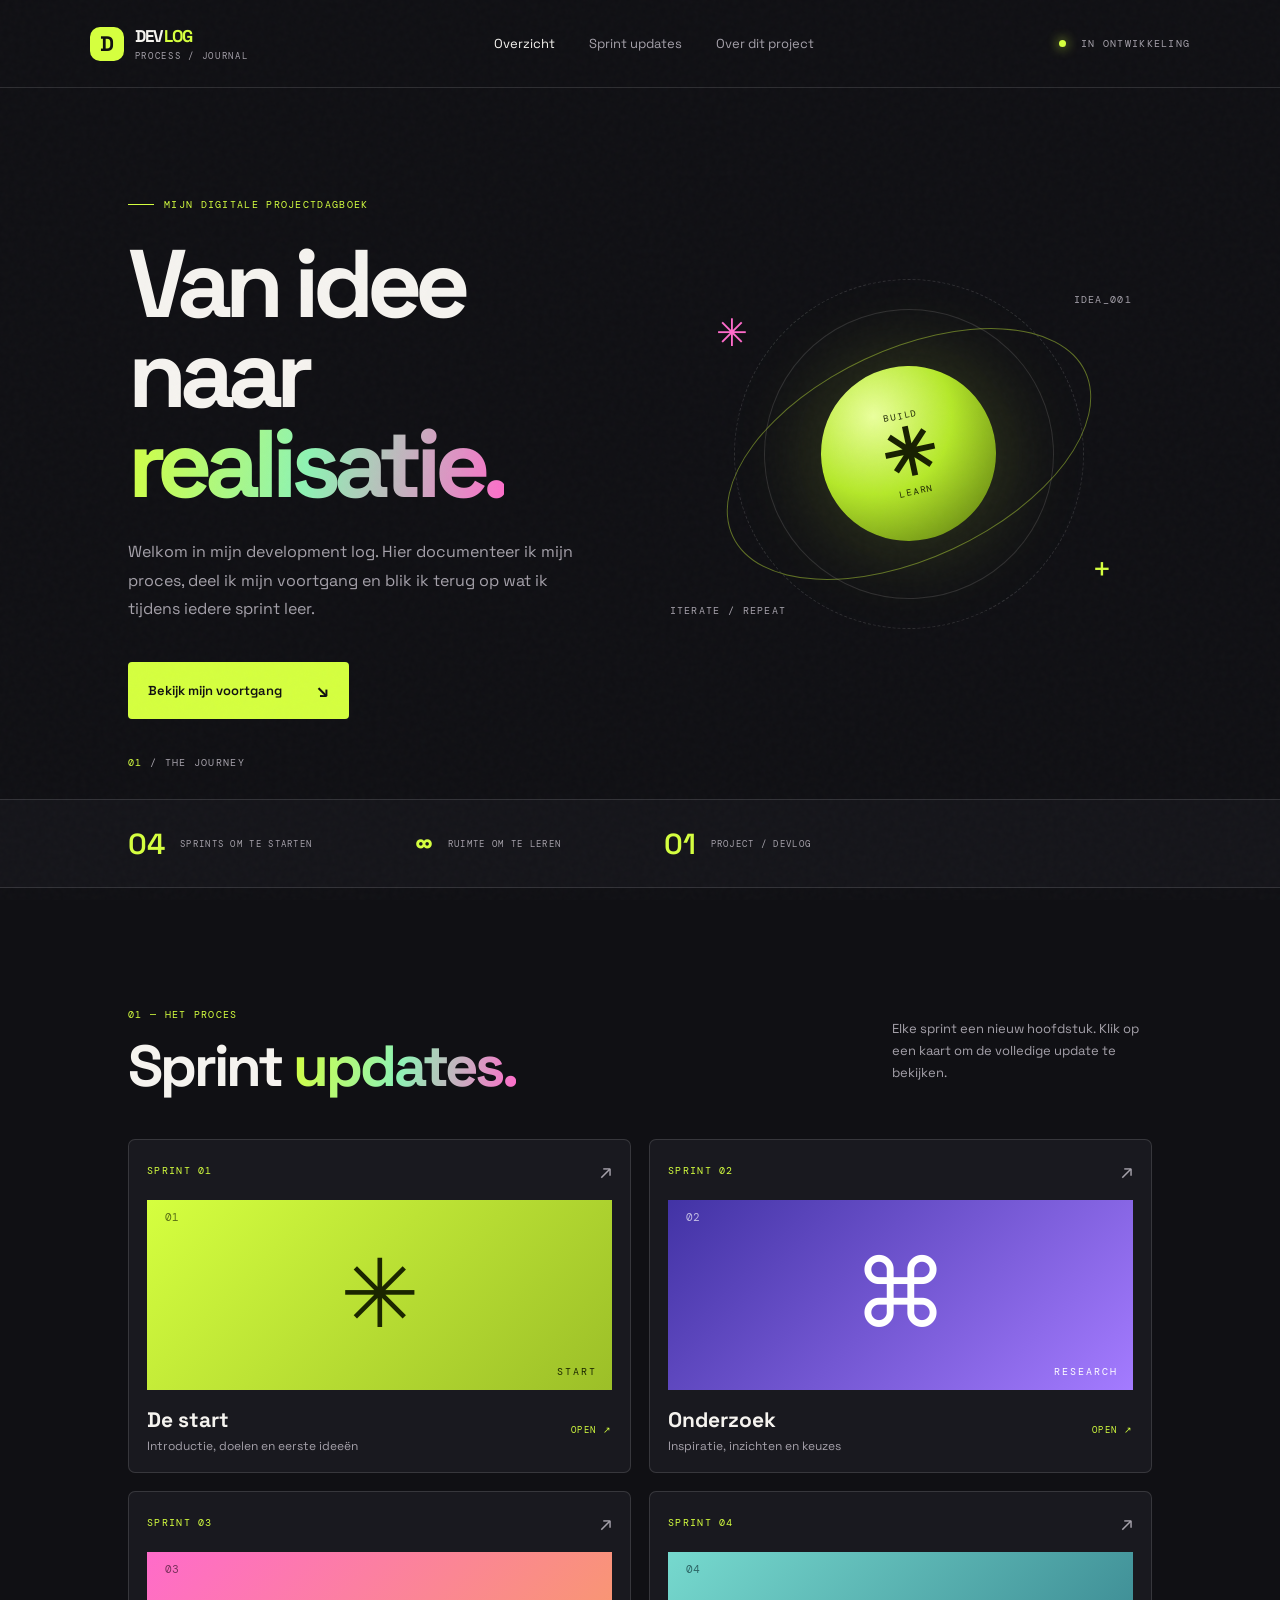
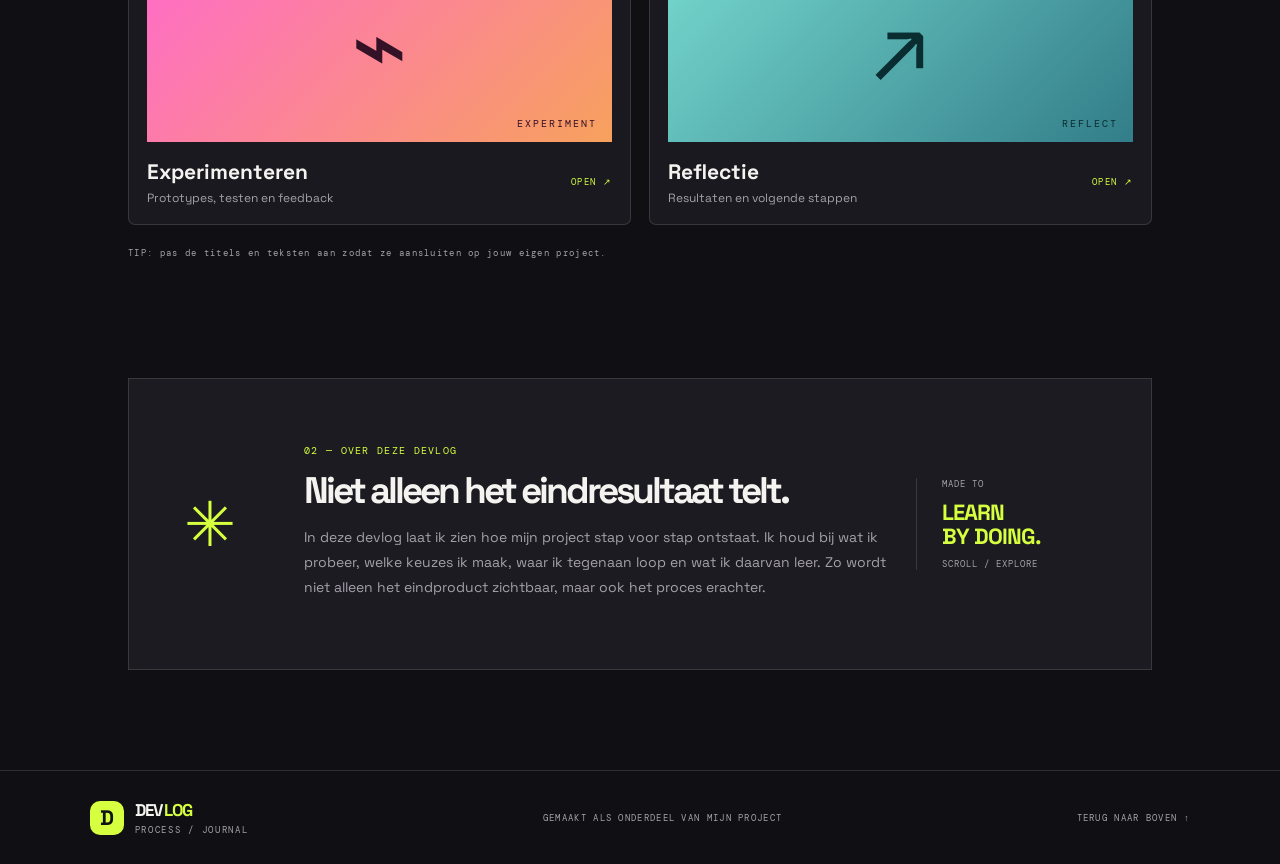
<file: index.html>
<!DOCTYPE html>
<html lang="nl">
<head>
  <meta charset="UTF-8">
  <meta name="viewport" content="width=device-width, initial-scale=1.0">
  <meta name="description" content="Mijn development log: sprintupdates, onderzoek, experimenten en reflecties.">
  <title>Devlog — Mijn project in ontwikkeling</title>
  <link rel="preconnect" href="https://fonts.googleapis.com">
  <link rel="preconnect" href="https://fonts.gstatic.com" crossorigin>
  <link href="https://fonts.googleapis.com/css2?family=DM+Mono:wght@400;500&family=Space+Grotesk:wght@400;500;600;700&display=swap" rel="stylesheet">
  <link rel="stylesheet" href="css/style.css">
  <script src="js/main.js" defer></script>
</head>
<body id="top">
  <div class="grain"></div>

  <header class="site-header">
    <a class="logo" href="index.html">
      <span class="logo-mark">D</span>
      <span>DEV<span class="accent">LOG</span><small>PROCESS / JOURNAL</small></span>
    </a>
    <button class="menu-toggle" aria-label="Menu openen" aria-expanded="false">☰</button>
    <nav class="nav">
      <a class="active" href="index.html">Overzicht</a>
      <a href="#updates">Sprint updates</a>
      <a href="#about">Over dit project</a>
    </nav>
    <span class="header-tag"><i></i> IN ONTWIKKELING</span>
  </header>

  <main>
    <section class="hero">
      <div class="hero-copy">
        <p class="eyebrow"><span class="eyebrow-line"></span> MIJN DIGITALE PROJECTDAGBOEK</p>
        <h1>Van idee<br>naar <span class="gradient-text">realisatie.</span></h1>
        <p class="hero-intro">Welkom in mijn development log. Hier documenteer ik mijn proces, deel ik mijn voortgang en blik ik terug op wat ik tijdens iedere sprint leer.</p>
        <a class="button button-primary" href="#updates">Bekijk mijn voortgang <span>↘</span></a>
      </div>

      <div class="hero-art" aria-label="Abstracte creatieve illustratie">
        <div class="orbit orbit-one"></div>
        <div class="orbit orbit-two"></div>
        <div class="orbit orbit-three"></div>
        <div class="core"><span>BUILD</span><b>✳</b><span>LEARN</span></div>
        <span class="art-label label-top">IDEA_001</span>
        <span class="art-label label-bottom">ITERATE / REPEAT</span>
        <span class="spark spark-one">✳</span>
        <span class="spark spark-two">+</span>
      </div>

      <div class="hero-index"><span>01</span> / THE JOURNEY</div>
    </section>

    <section class="stats-strip">
      <div>
        <span class="stat-number">04</span>
        <span class="stat-label">SPRINTS OM TE STARTEN</span>
      </div>
      <div>
        <span class="stat-number">∞</span>
        <span class="stat-label">RUIMTE OM TE LEREN</span>
      </div>
      <div>
        <span class="stat-number">01</span>
        <span class="stat-label">PROJECT / DEVLOG</span>
      </div>
    </section>

    <section class="section updates-section" id="updates">
      <div class="section-heading">
        <div>
          <p class="eyebrow">01 — HET PROCES</p>
          <h2>Sprint <span class="gradient-text">updates.</span></h2>
        </div>
        <p class="section-note">Elke sprint een nieuw hoofdstuk. Klik op een kaart om de volledige update te bekijken.</p>
      </div>

      <div class="sprint-grid">
        <a class="sprint-card featured" href="sprint-01.html">
          <div class="card-top">
            <span class="sprint-label">SPRINT 01</span>
            <span class="card-arrow">↗</span>
          </div>
          <div class="card-visual visual-one">
            <span>01</span><i>✳</i><b>START</b>
          </div>
          <div class="card-bottom">
            <div><h3>De start</h3><p>Introductie, doelen en eerste ideeën</p></div>
            <span class="read-link">OPEN ↗</span>
          </div>
        </a>

        <a class="sprint-card" href="sprint-02.html">
          <div class="card-top">
            <span class="sprint-label">SPRINT 02</span>
            <span class="card-arrow">↗</span>
          </div>
          <div class="card-visual visual-two">
            <span>02</span><i>⌘</i><b>RESEARCH</b>
          </div>
          <div class="card-bottom">
            <div><h3>Onderzoek</h3><p>Inspiratie, inzichten en keuzes</p></div>
            <span class="read-link">OPEN ↗</span>
          </div>
        </a>

        <a class="sprint-card" href="sprint-03.html">
          <div class="card-top">
            <span class="sprint-label">SPRINT 03</span>
            <span class="card-arrow">↗</span>
          </div>
          <div class="card-visual visual-three">
            <span>03</span><i>⌁</i><b>EXPERIMENT</b>
          </div>
          <div class="card-bottom">
            <div><h3>Experimenteren</h3><p>Prototypes, testen en feedback</p></div>
            <span class="read-link">OPEN ↗</span>
          </div>
        </a>

        <a class="sprint-card" href="sprint-04.html">
          <div class="card-top">
            <span class="sprint-label">SPRINT 04</span>
            <span class="card-arrow">↗</span>
          </div>
          <div class="card-visual visual-four">
            <span>04</span><i>↗</i><b>REFLECT</b>
          </div>
          <div class="card-bottom">
            <div><h3>Reflectie</h3><p>Resultaten en volgende stappen</p></div>
            <span class="read-link">OPEN ↗</span>
          </div>
        </a>
      </div>

      <p class="small-hint">TIP: pas de titels en teksten aan zodat ze aansluiten op jouw eigen project.</p>
    </section>

    <section class="about-section" id="about">
      <div class="about-symbol">✳</div>
      <div>
        <p class="eyebrow">02 — OVER DEZE DEVLOG</p>
        <h2>Niet alleen het eindresultaat telt.</h2>
        <p>In deze devlog laat ik zien hoe mijn project stap voor stap ontstaat. Ik houd bij wat ik probeer, welke keuzes ik maak, waar ik tegenaan loop en wat ik daarvan leer. Zo wordt niet alleen het eindproduct zichtbaar, maar ook het proces erachter.</p>
      </div>
      <div class="about-side">
        <span>MADE TO</span>
        <strong>LEARN<br>BY DOING.</strong>
        <span>SCROLL / EXPLORE</span>
      </div>
    </section>
  </main>

  <footer class="footer">
    <a class="logo footer-logo" href="index.html">
      <span class="logo-mark">D</span>
      <span>DEV<span class="accent">LOG</span><small>PROCESS / JOURNAL</small></span>
    </a>
    <span>GEMAAKT ALS ONDERDEEL VAN MIJN PROJECT</span>
    <a href="#top">TERUG NAAR BOVEN ↑</a>
  </footer>
</body>
</html>
</file>
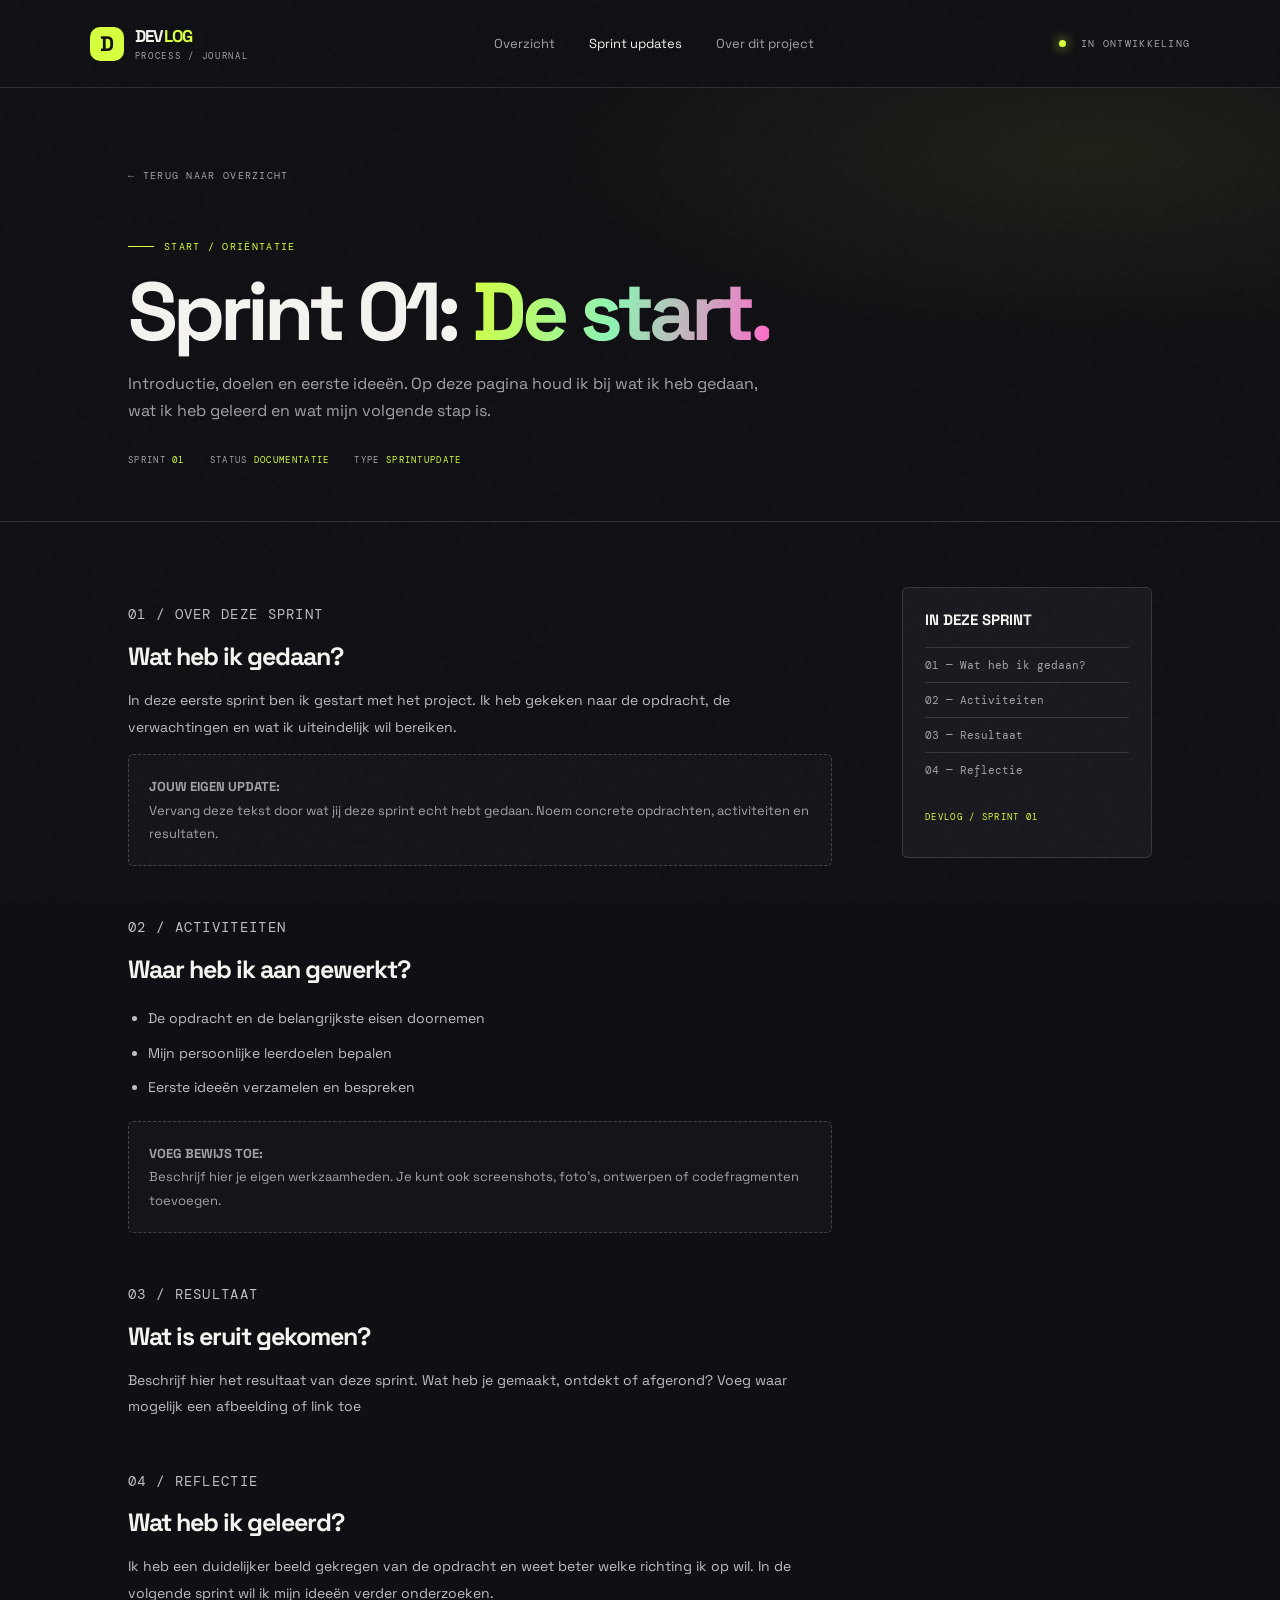
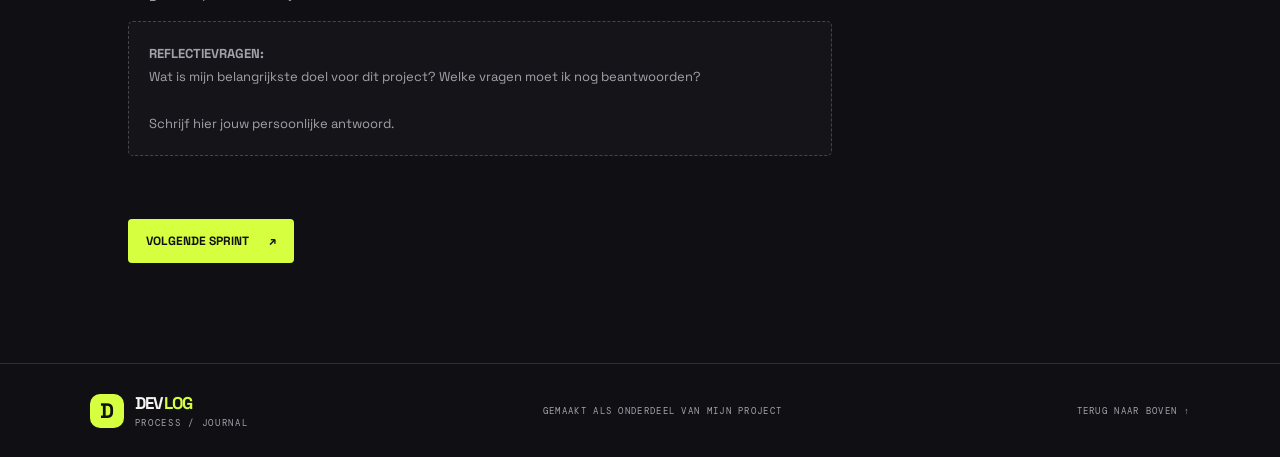
<file: Sprint-01.html>
<!DOCTYPE html>
<html lang="nl">
<head>
  <meta charset="UTF-8">
  <meta name="viewport" content="width=device-width, initial-scale=1.0">
  <title>Sprint 01: De start — Devlog</title>
  <link rel="preconnect" href="https://fonts.googleapis.com">
  <link rel="preconnect" href="https://fonts.gstatic.com" crossorigin>
  <link href="https://fonts.googleapis.com/css2?family=DM+Mono:wght@400;500&family=Space+Grotesk:wght@400;500;600;700&display=swap" rel="stylesheet">
  <link rel="stylesheet" href="css/style.css">
  <script src="js/main.js" defer></script>
</head>
<body id="top">
  <div class="grain"></div>
  <header class="site-header">
    <a class="logo" href="index.html"><span class="logo-mark">D</span><span>DEV<span class="accent">LOG</span><small>PROCESS / JOURNAL</small></span></a>
    <button class="menu-toggle" aria-label="Menu openen" aria-expanded="false">☰</button>
    <nav class="nav">
      <a href="index.html">Overzicht</a>
      <a class="active" href="index.html#updates">Sprint updates</a>
      <a href="index.html#about">Over dit project</a>
    </nav>
    <span class="header-tag"><i></i> IN ONTWIKKELING</span>
  </header>

  <main>
    <section class="detail-hero">
      <a class="back-link" href="index.html#updates">← TERUG NAAR OVERZICHT</a>
      <p class="eyebrow"><span class="eyebrow-line"></span> START / ORIËNTATIE</p>
      <h1>Sprint 01: <span class="gradient-text">De start.</span></h1>
      <p class="detail-subtitle">Introductie, doelen en eerste ideeën. Op deze pagina houd ik bij wat ik heb gedaan, wat ik heb geleerd en wat mijn volgende stap is.</p>
      <div class="meta-row">
        <span class="meta">SPRINT <strong>01</strong></span>
        <span class="meta">STATUS <strong>DOCUMENTATIE</strong></span>
        <span class="meta">TYPE <strong>SPRINTUPDATE</strong></span>
      </div>
    </section>

    <section class="detail-layout">
      <article class="detail-content">
        <section id="activiteiten">
          <p class="detail-label">01 / OVER DEZE SPRINT</p>
          <h2>Wat heb ik gedaan?</h2>
          <p>In deze eerste sprint ben ik gestart met het project. Ik heb gekeken naar de opdracht, de verwachtingen en wat ik uiteindelijk wil bereiken.</p>
          <div class="placeholder"><strong>JOUW EIGEN UPDATE:</strong><br>Vervang deze tekst door wat jij deze sprint echt hebt gedaan. Noem concrete opdrachten, activiteiten en resultaten.</div>
        </section>

        <section id="werkzaamheden">
          <p class="detail-label">02 / ACTIVITEITEN</p>
          <h2>Waar heb ik aan gewerkt?</h2>
          <ul>
            <li>De opdracht en de belangrijkste eisen doornemen</li>
            <li>Mijn persoonlijke leerdoelen bepalen</li>
            <li>Eerste ideeën verzamelen en bespreken</li>
          </ul>
          <div class="placeholder"><strong>VOEG BEWIJS TOE:</strong><br>Beschrijf hier je eigen werkzaamheden. Je kunt ook screenshots, foto's, ontwerpen of codefragmenten toevoegen.</div>
        </section>

        <section id="resultaat">
          <p class="detail-label">03 / RESULTAAT</p>
          <h2>Wat is eruit gekomen?</h2>
          <p>Beschrijf hier het resultaat van deze sprint. Wat heb je gemaakt, ontdekt of afgerond? Voeg waar mogelijk een afbeelding of link toe</p>
        </section>

        <section id="reflectie">
          <p class="detail-label">04 / REFLECTIE</p>
          <h2>Wat heb ik geleerd?</h2>
          <p>Ik heb een duidelijker beeld gekregen van de opdracht en weet beter welke richting ik op wil. In de volgende sprint wil ik mijn ideeën verder onderzoeken.</p>
          <div class="placeholder"><strong>REFLECTIEVRAGEN:</strong><br>Wat is mijn belangrijkste doel voor dit project? Welke vragen moet ik nog beantwoorden?<br><br>Schrijf hier jouw persoonlijke antwoord.</div>
        </section>

        <a class="next-sprint" href="sprint-02.html">VOLGENDE SPRINT <span>↗</span></a>
      </article>

      <aside class="detail-aside">
        <h3>IN DEZE SPRINT</h3>
        <a href="#activiteiten">01 — Wat heb ik gedaan?</a>
        <a href="#werkzaamheden">02 — Activiteiten</a>
        <a href="#resultaat">03 — Resultaat</a>
        <a href="#reflectie">04 — Reflectie</a>
        <div class="detail-label" style="margin-top:24px">DEVLOG / SPRINT 01</div>
      </aside>
    </section>
  </main>

  <footer class="footer">
    <a class="logo footer-logo" href="index.html"><span class="logo-mark">D</span><span>DEV<span class="accent">LOG</span><small>PROCESS / JOURNAL</small></span></a>
    <span>GEMAAKT ALS ONDERDEEL VAN MIJN PROJECT</span>
    <a href="#top">TERUG NAAR BOVEN ↑</a>
  </footer>
</body>
</html>
</file>
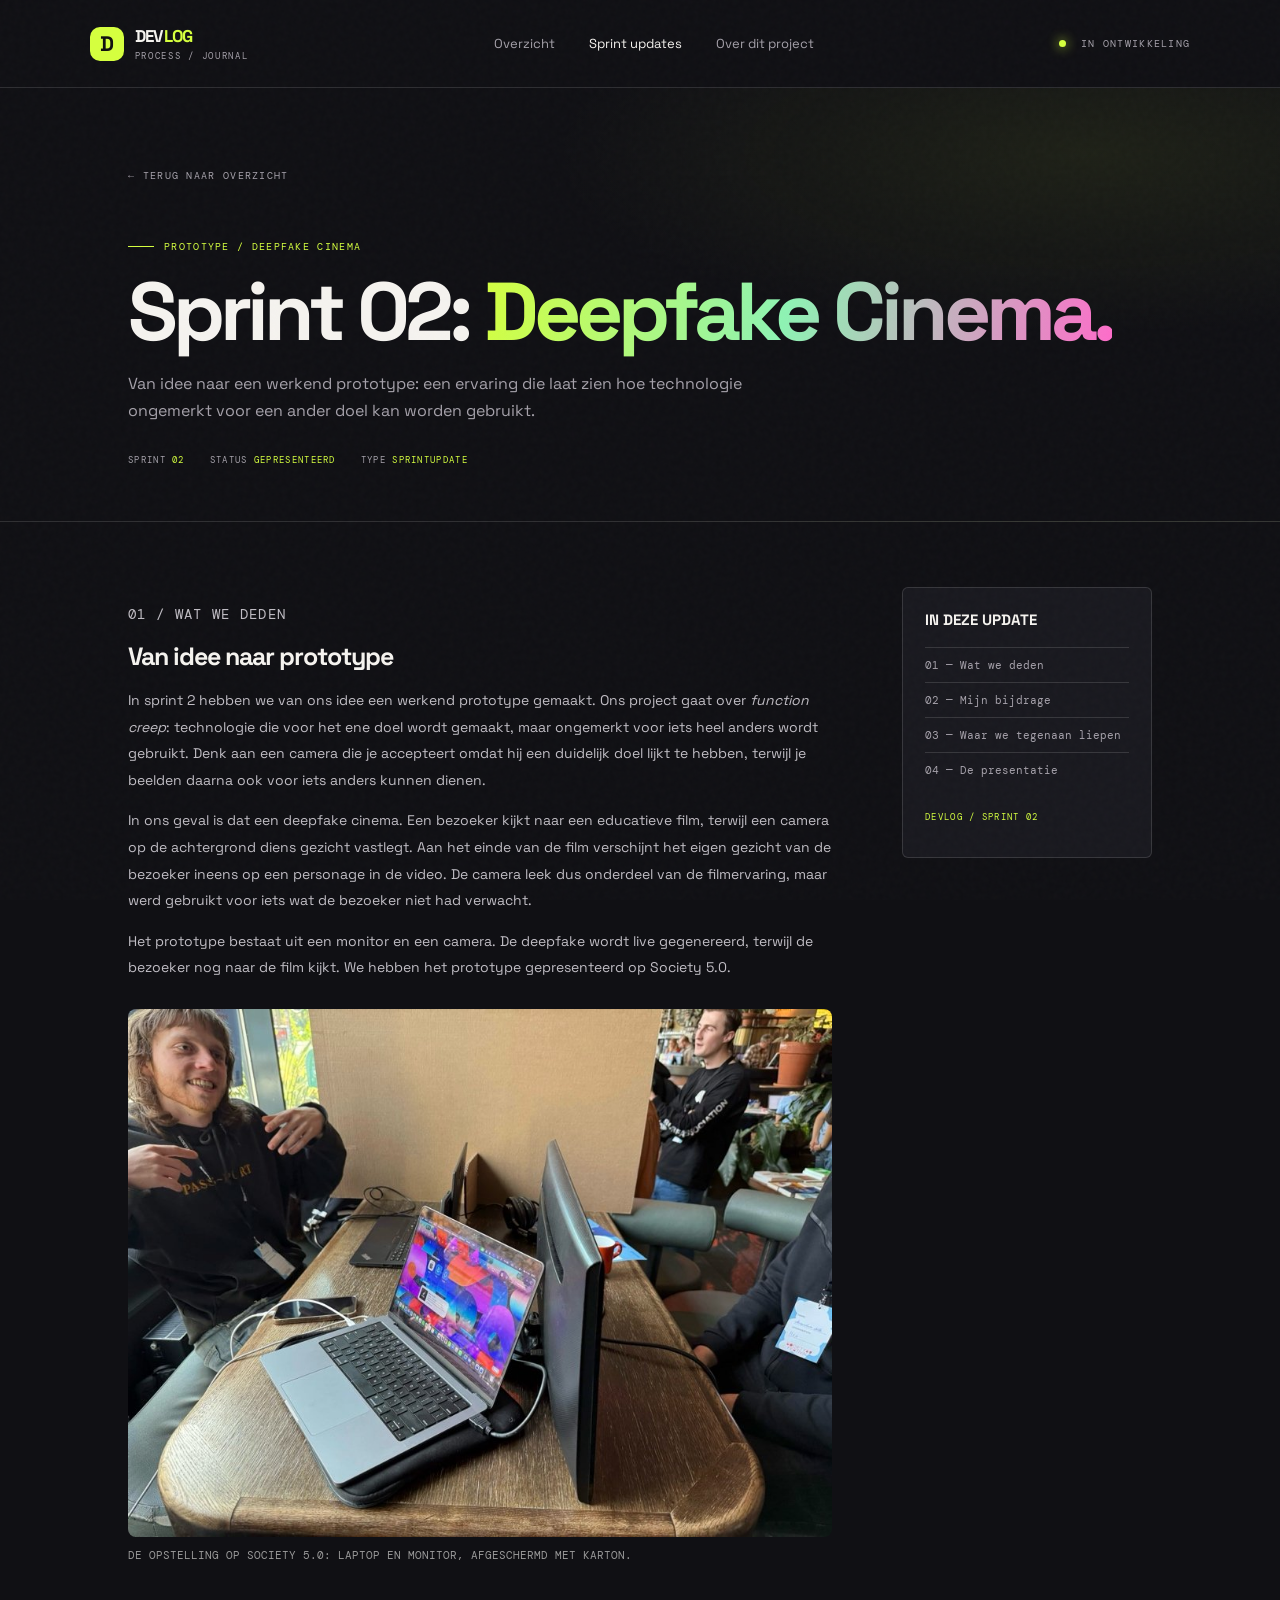
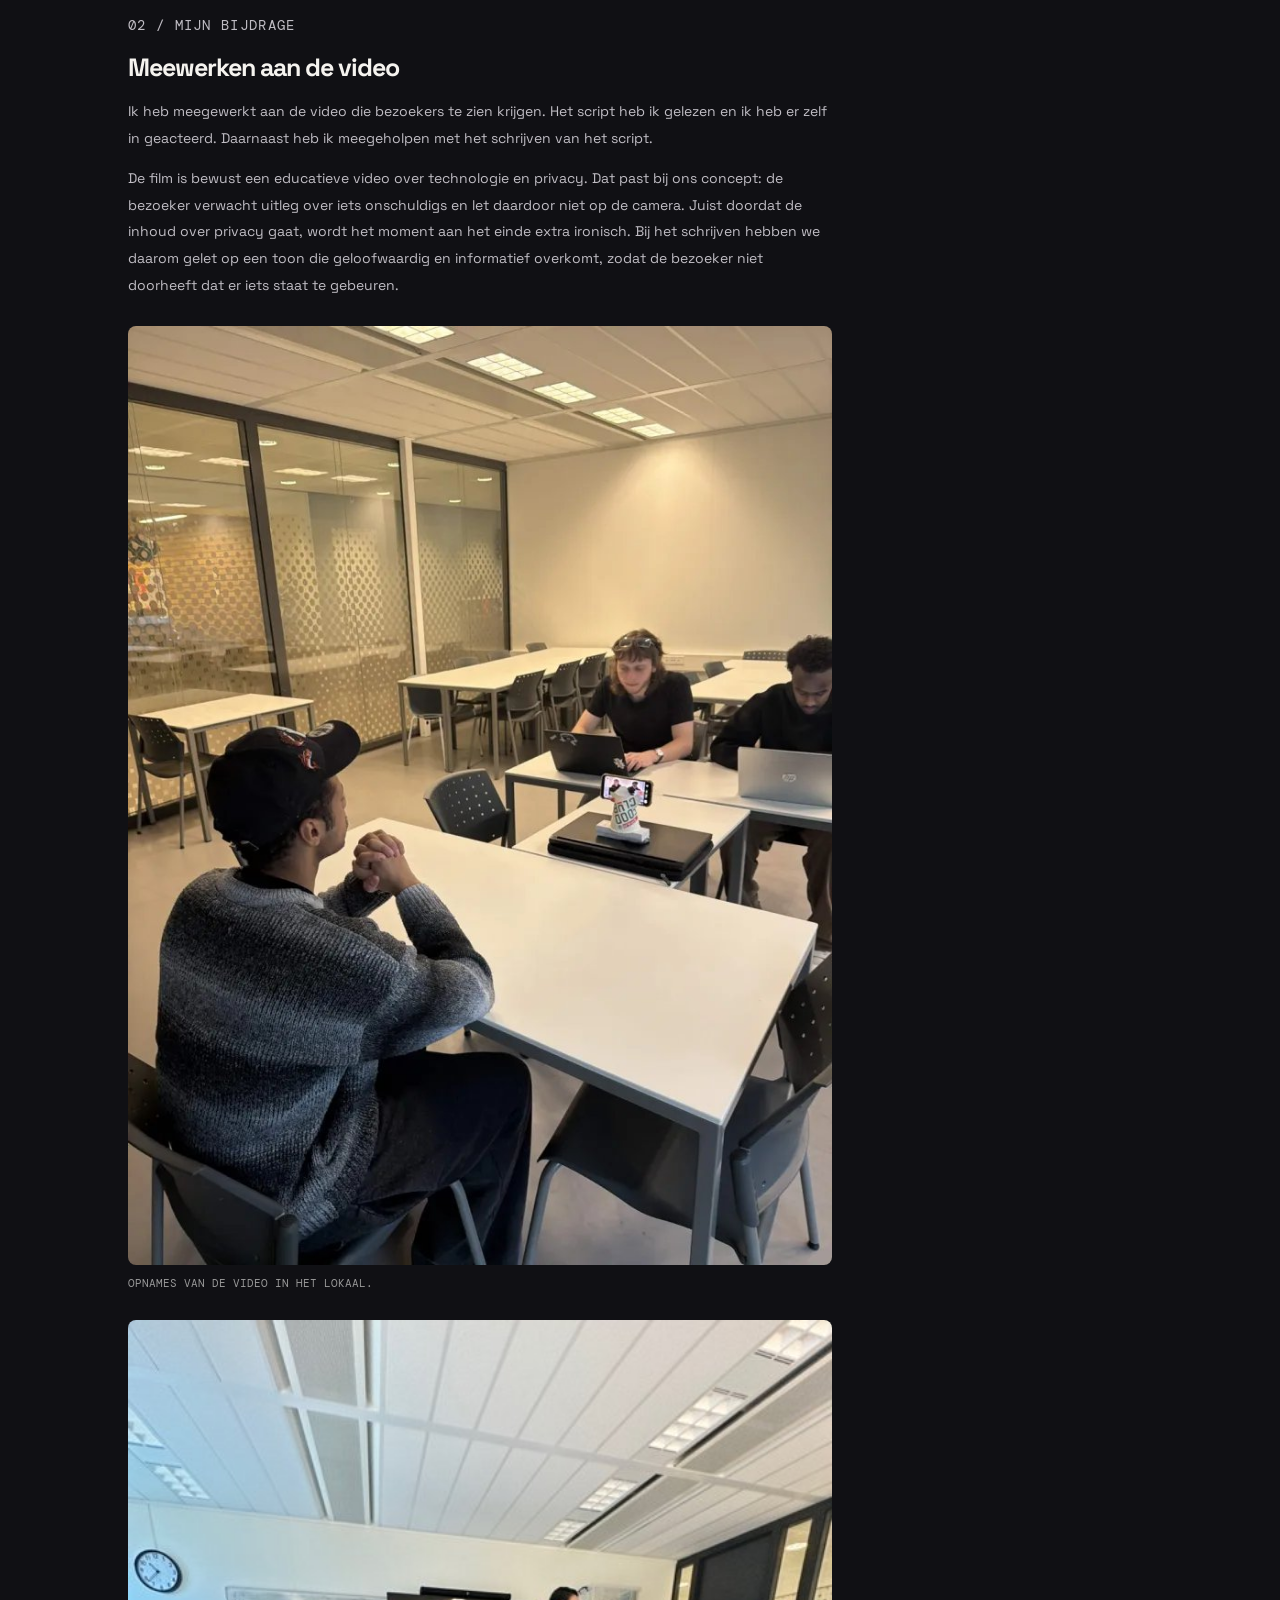
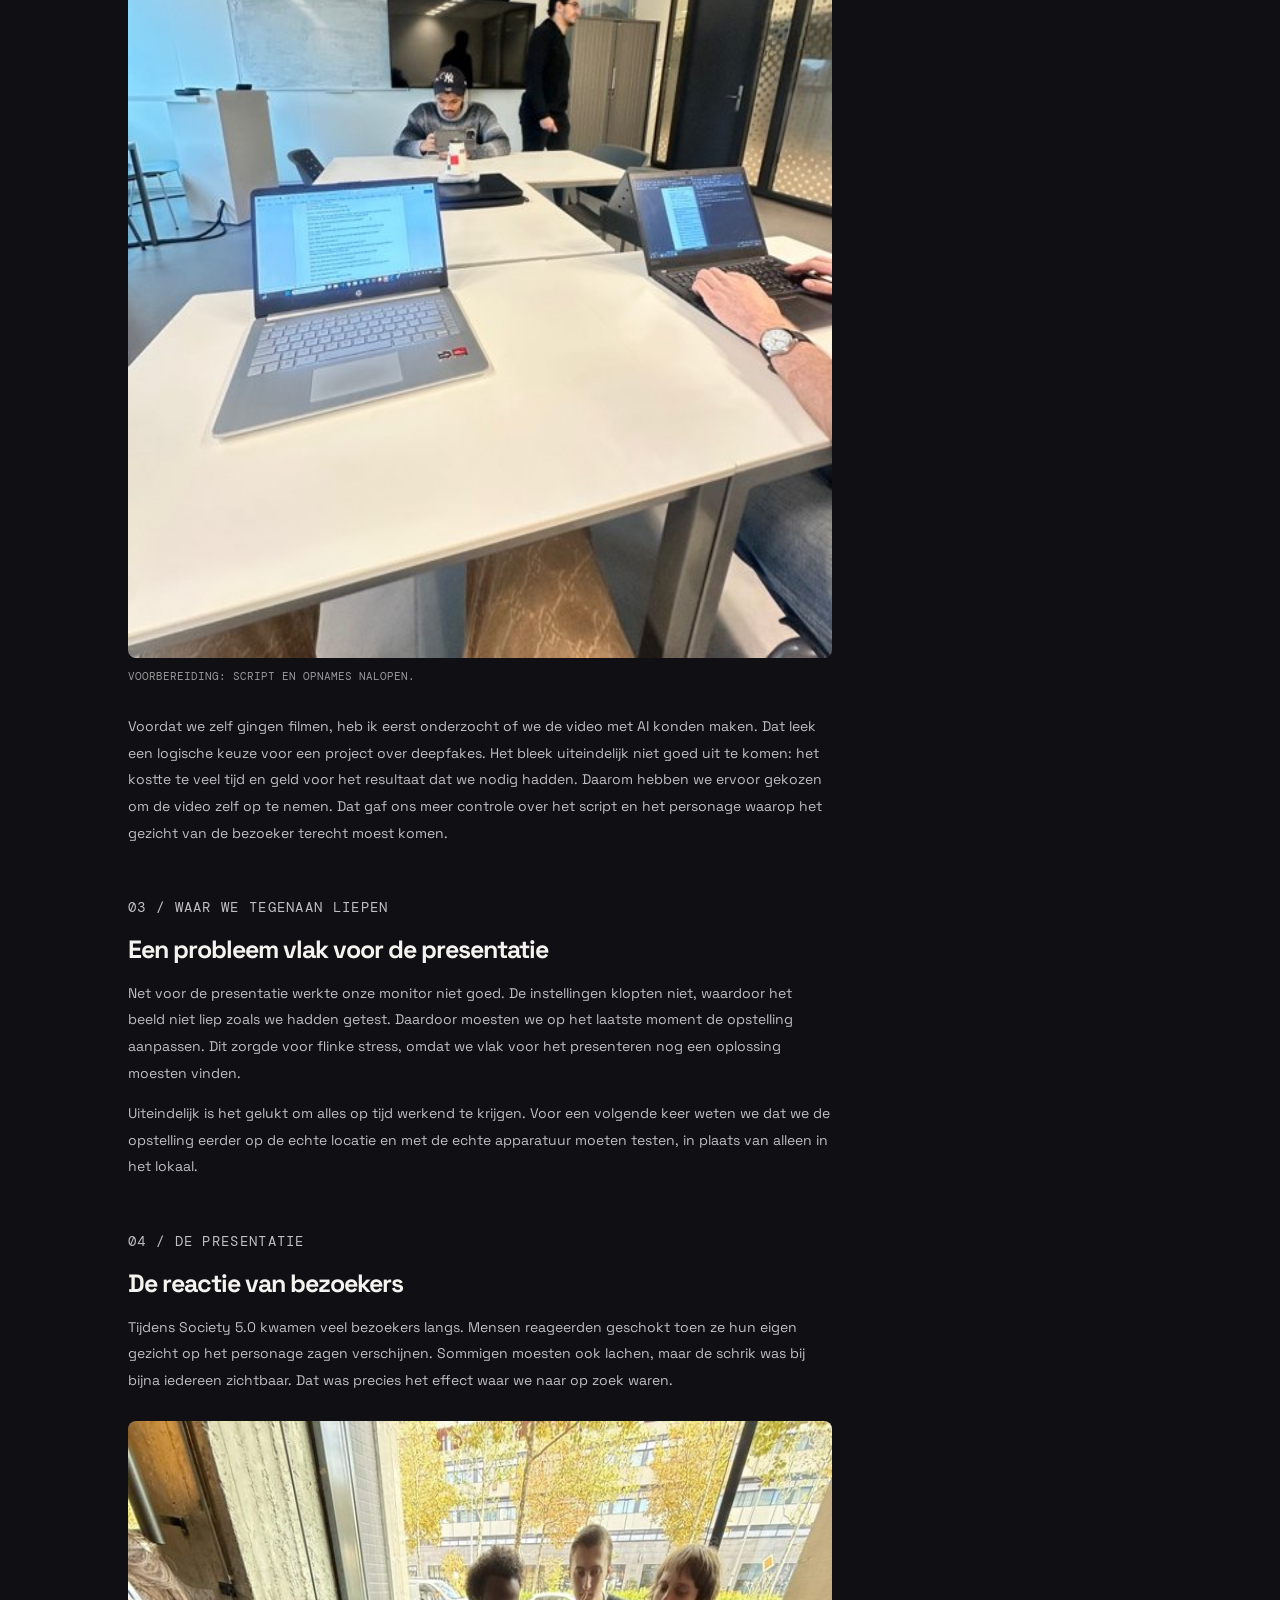
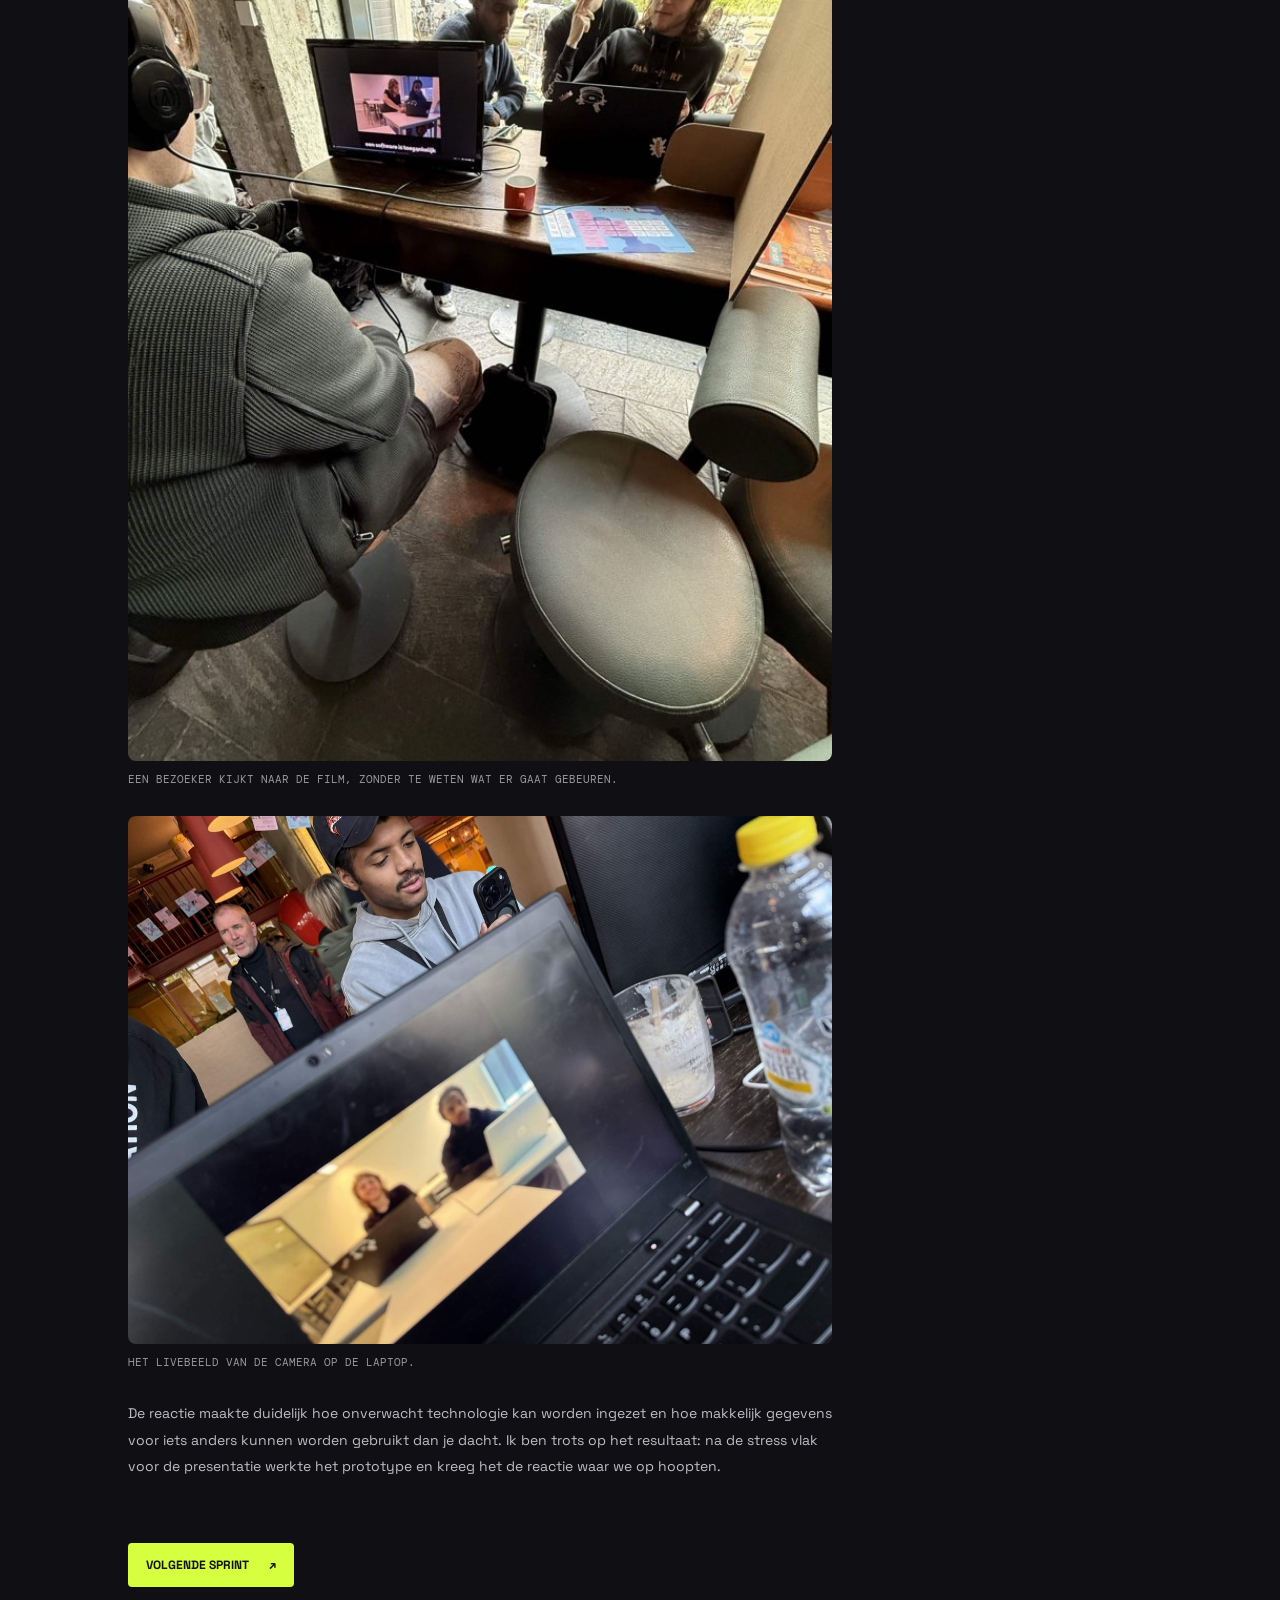
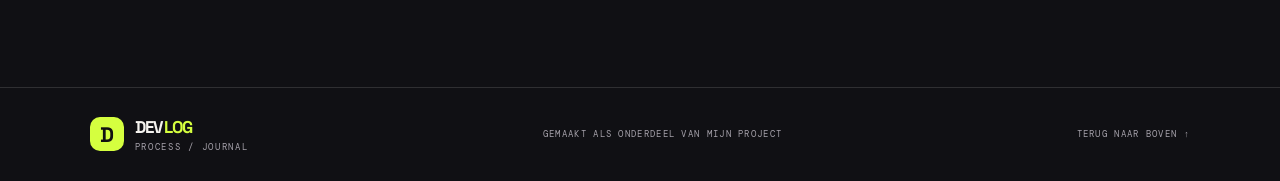
<file: sprint-02.html>
<!DOCTYPE html>
<html lang="nl">
<head>
  <meta charset="UTF-8">
  <meta name="viewport" content="width=device-width, initial-scale=1.0">
  <meta name="description" content="Sprint 2: Deepfake Cinema. Van idee naar een werkend prototype.">
  <title>Sprint 02: Deepfake Cinema — Devlog</title>

  <link rel="preconnect" href="https://fonts.googleapis.com">
  <link rel="preconnect" href="https://fonts.gstatic.com" crossorigin>
  <link href="https://fonts.googleapis.com/css2?family=DM+Mono:wght@400;500&family=Space+Grotesk:wght@400;500;600;700&display=swap" rel="stylesheet">

  <link rel="stylesheet" href="css/style.css">
  <script src="js/main.js" defer></script>
</head>

<body id="top">
  <div class="grain"></div>

  <header class="site-header">
    <a class="logo" href="index.html">
      <span class="logo-mark">D</span>
      <span>DEV<span class="accent">LOG</span><small>PROCESS / JOURNAL</small></span>
    </a>

    <button class="menu-toggle" aria-label="Menu openen" aria-expanded="false">☰</button>

    <nav class="nav">
      <a href="index.html">Overzicht</a>
      <a class="active" href="index.html#updates">Sprint updates</a>
      <a href="index.html#about">Over dit project</a>
    </nav>

    <span class="header-tag"><i></i> IN ONTWIKKELING</span>
  </header>

  <main>
    <section class="detail-hero">
      <a class="back-link" href="index.html#updates">← TERUG NAAR OVERZICHT</a>

      <p class="eyebrow">
        <span class="eyebrow-line"></span>
        PROTOTYPE / DEEPFAKE CINEMA
      </p>

      <h1>Sprint 02: <span class="gradient-text">Deepfake Cinema.</span></h1>

      <p class="detail-subtitle">
        Van idee naar een werkend prototype: een ervaring die laat zien hoe technologie ongemerkt voor een ander doel kan worden gebruikt.
      </p>

      <div class="meta-row">
        <span class="meta">SPRINT <strong>02</strong></span>
        <span class="meta">STATUS <strong>GEPRESENTEERD</strong></span>
        <span class="meta">TYPE <strong>SPRINTUPDATE</strong></span>
      </div>
    </section>

    <section class="detail-layout">
      <article class="detail-content">

        <!-- 01 / WAT WE DEDEN -->
        <section id="activiteiten">
          <p class="detail-label">01 / WAT WE DEDEN</p>
          <h2>Van idee naar prototype</h2>

          <p>
            In sprint 2 hebben we van ons idee een werkend prototype gemaakt. Ons project gaat over <em>function creep</em>: technologie die voor het ene doel wordt gemaakt, maar ongemerkt voor iets heel anders wordt gebruikt. Denk aan een camera die je accepteert omdat hij een duidelijk doel lijkt te hebben, terwijl je beelden daarna ook voor iets anders kunnen dienen.
          </p>

          <p>
            In ons geval is dat een deepfake cinema. Een bezoeker kijkt naar een educatieve film, terwijl een camera op de achtergrond diens gezicht vastlegt. Aan het einde van de film verschijnt het eigen gezicht van de bezoeker ineens op een personage in de video. De camera leek dus onderdeel van de filmervaring, maar werd gebruikt voor iets wat de bezoeker niet had verwacht.
          </p>

          <p>
            Het prototype bestaat uit een monitor en een camera. De deepfake wordt live gegenereerd, terwijl de bezoeker nog naar de film kijkt. We hebben het prototype gepresenteerd op Society 5.0.
          </p>

          <figure class="devlog-figure">
            <img class="devlog-image" src="images/sprint2-opstelling.jpg" alt="Onze opstelling op Society 5.0 met laptop en monitor achter een kartonnen scheidingswand">
            <figcaption>
              De opstelling op Society 5.0: laptop en monitor, afgeschermd met karton.
            </figcaption>
          </figure>
        </section>

        <!-- 02 / MIJN BIJDRAGE -->
        <section id="werkzaamheden">
          <p class="detail-label">02 / MIJN BIJDRAGE</p>
          <h2>Meewerken aan de video</h2>

          <p>
            Ik heb meegewerkt aan de video die bezoekers te zien krijgen. Het script heb ik gelezen en ik heb er zelf in geacteerd. Daarnaast heb ik meegeholpen met het schrijven van het script.
          </p>

          <p>
            De film is bewust een educatieve video over technologie en privacy. Dat past bij ons concept: de bezoeker verwacht uitleg over iets onschuldigs en let daardoor niet op de camera. Juist doordat de inhoud over privacy gaat, wordt het moment aan het einde extra ironisch. Bij het schrijven hebben we daarom gelet op een toon die geloofwaardig en informatief overkomt, zodat de bezoeker niet doorheeft dat er iets staat te gebeuren.
          </p>

          <figure class="devlog-figure">
            <img class="devlog-image" src="images/sprint2-opnames.jpg" alt="Opnames van de video in een lokaal met een telefoon op een standaard">
            <figcaption>
              Opnames van de video in het lokaal.
            </figcaption>
          </figure>

          <figure class="devlog-figure">
            <img class="devlog-image" src="images/sprint2-voorbereiding.jpg" alt="Teamleden met laptops tijdens de voorbereiding van het script en de opnames">
            <figcaption>
              Voorbereiding: script en opnames nalopen.
            </figcaption>
          </figure>

          <p>
            Voordat we zelf gingen filmen, heb ik eerst onderzocht of we de video met AI konden maken. Dat leek een logische keuze voor een project over deepfakes. Het bleek uiteindelijk niet goed uit te komen: het kostte te veel tijd en geld voor het resultaat dat we nodig hadden. Daarom hebben we ervoor gekozen om de video zelf op te nemen. Dat gaf ons meer controle over het script en het personage waarop het gezicht van de bezoeker terecht moest komen.
          </p>
        </section>

        <!-- 03 / WAAR WE TEGENAAN LIEPEN -->
        <section id="resultaat">
          <p class="detail-label">03 / WAAR WE TEGENAAN LIEPEN</p>
          <h2>Een probleem vlak voor de presentatie</h2>

          <p>
            Net voor de presentatie werkte onze monitor niet goed. De instellingen klopten niet, waardoor het beeld niet liep zoals we hadden getest. Daardoor moesten we op het laatste moment de opstelling aanpassen. Dit zorgde voor flinke stress, omdat we vlak voor het presenteren nog een oplossing moesten vinden.
          </p>

          <p>
            Uiteindelijk is het gelukt om alles op tijd werkend te krijgen. Voor een volgende keer weten we dat we de opstelling eerder op de echte locatie en met de echte apparatuur moeten testen, in plaats van alleen in het lokaal.
          </p>
        </section>

        <!-- 04 / DE PRESENTATIE -->
        <section id="reflectie">
          <p class="detail-label">04 / DE PRESENTATIE</p>
          <h2>De reactie van bezoekers</h2>

          <p>
            Tijdens Society 5.0 kwamen veel bezoekers langs. Mensen reageerden geschokt toen ze hun eigen gezicht op het personage zagen verschijnen. Sommigen moesten ook lachen, maar de schrik was bij bijna iedereen zichtbaar. Dat was precies het effect waar we naar op zoek waren.
          </p>

          <figure class="devlog-figure">
            <img class="devlog-image" src="images/sprint2-bezoeker.jpg" alt="Een bezoeker met koptelefoon kijkt naar de film op de monitor">
            <figcaption>
              Een bezoeker kijkt naar de film, zonder te weten wat er gaat gebeuren.
            </figcaption>
          </figure>

          <figure class="devlog-figure">
            <img class="devlog-image" src="images/sprint2-camera.jpg" alt="Het livebeeld van de camera op een laptop met een bezoeker op de achtergrond">
            <figcaption>
              Het livebeeld van de camera op de laptop.
            </figcaption>
          </figure>

          <p>
            De reactie maakte duidelijk hoe onverwacht technologie kan worden ingezet en hoe makkelijk gegevens voor iets anders kunnen worden gebruikt dan je dacht. Ik ben trots op het resultaat: na de stress vlak voor de presentatie werkte het prototype en kreeg het de reactie waar we op hoopten.
          </p>
        </section>

        <a class="next-sprint" href="sprint-03.html">
          VOLGENDE SPRINT <span>↗</span>
        </a>

      </article>

      <aside class="detail-aside">
        <h3>IN DEZE UPDATE</h3>
        <a href="#activiteiten">01 — Wat we deden</a>
        <a href="#werkzaamheden">02 — Mijn bijdrage</a>
        <a href="#resultaat">03 — Waar we tegenaan liepen</a>
        <a href="#reflectie">04 — De presentatie</a>

        <div class="detail-label" style="margin-top:24px">
          DEVLOG / SPRINT 02
        </div>
      </aside>
    </section>
  </main>

  <footer class="footer">
    <a class="logo footer-logo" href="index.html">
      <span class="logo-mark">D</span>
      <span>DEV<span class="accent">LOG</span><small>PROCESS / JOURNAL</small></span>
    </a>

    <span>GEMAAKT ALS ONDERDEEL VAN MIJN PROJECT</span>
    <a href="#top">TERUG NAAR BOVEN ↑</a>
  </footer>
</body>
</html>
</file>
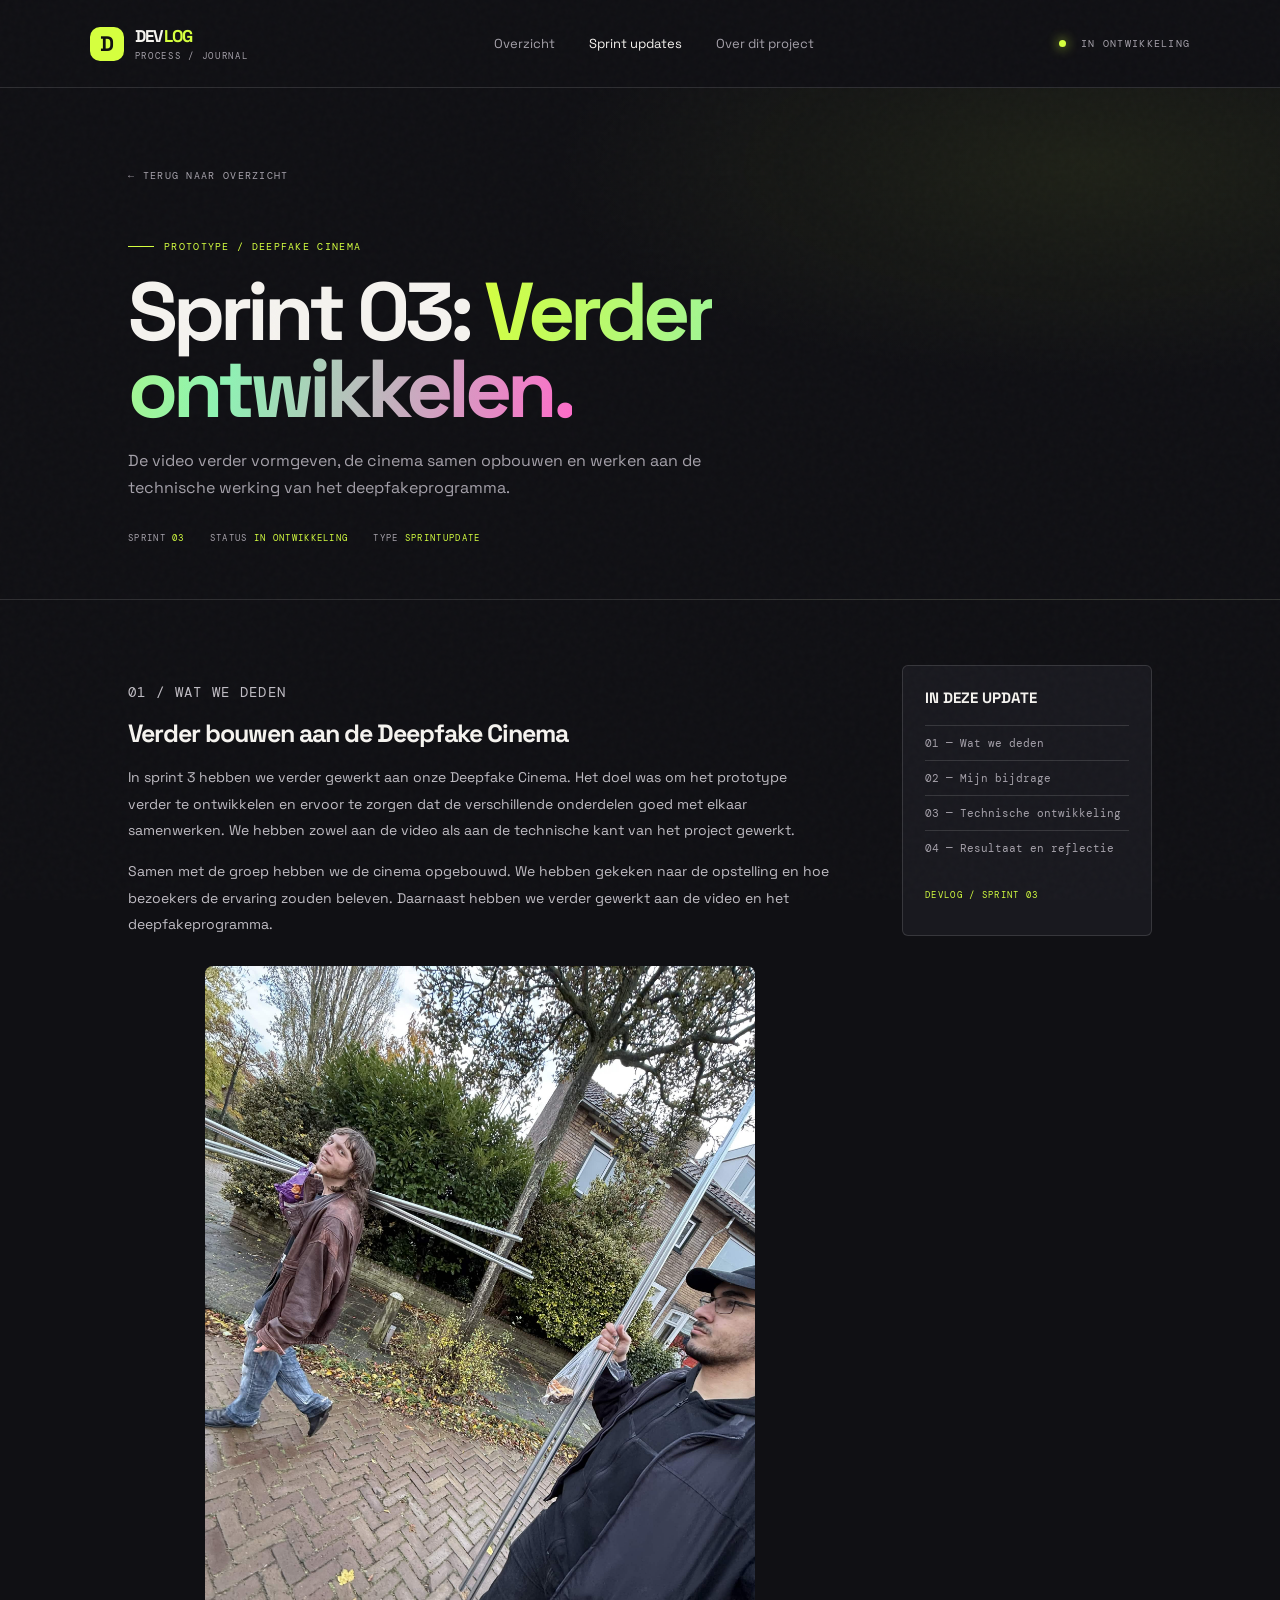
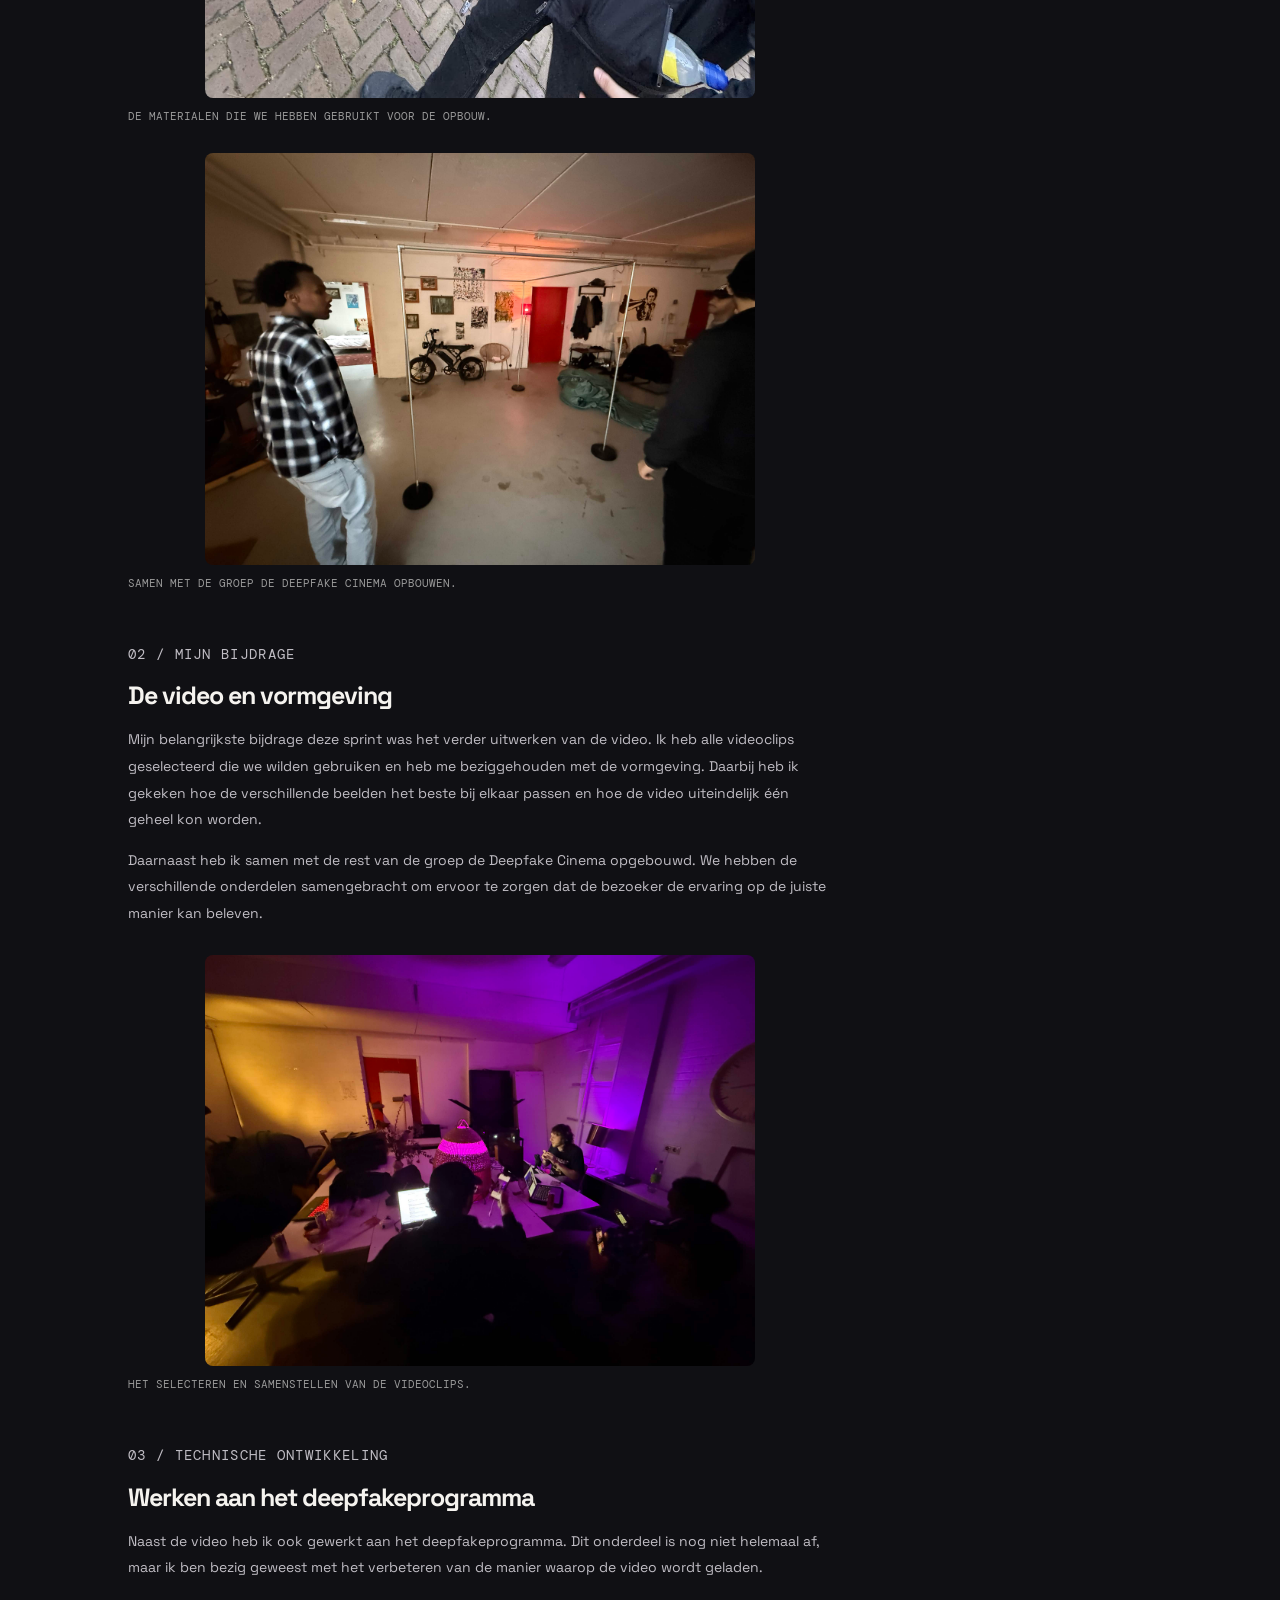
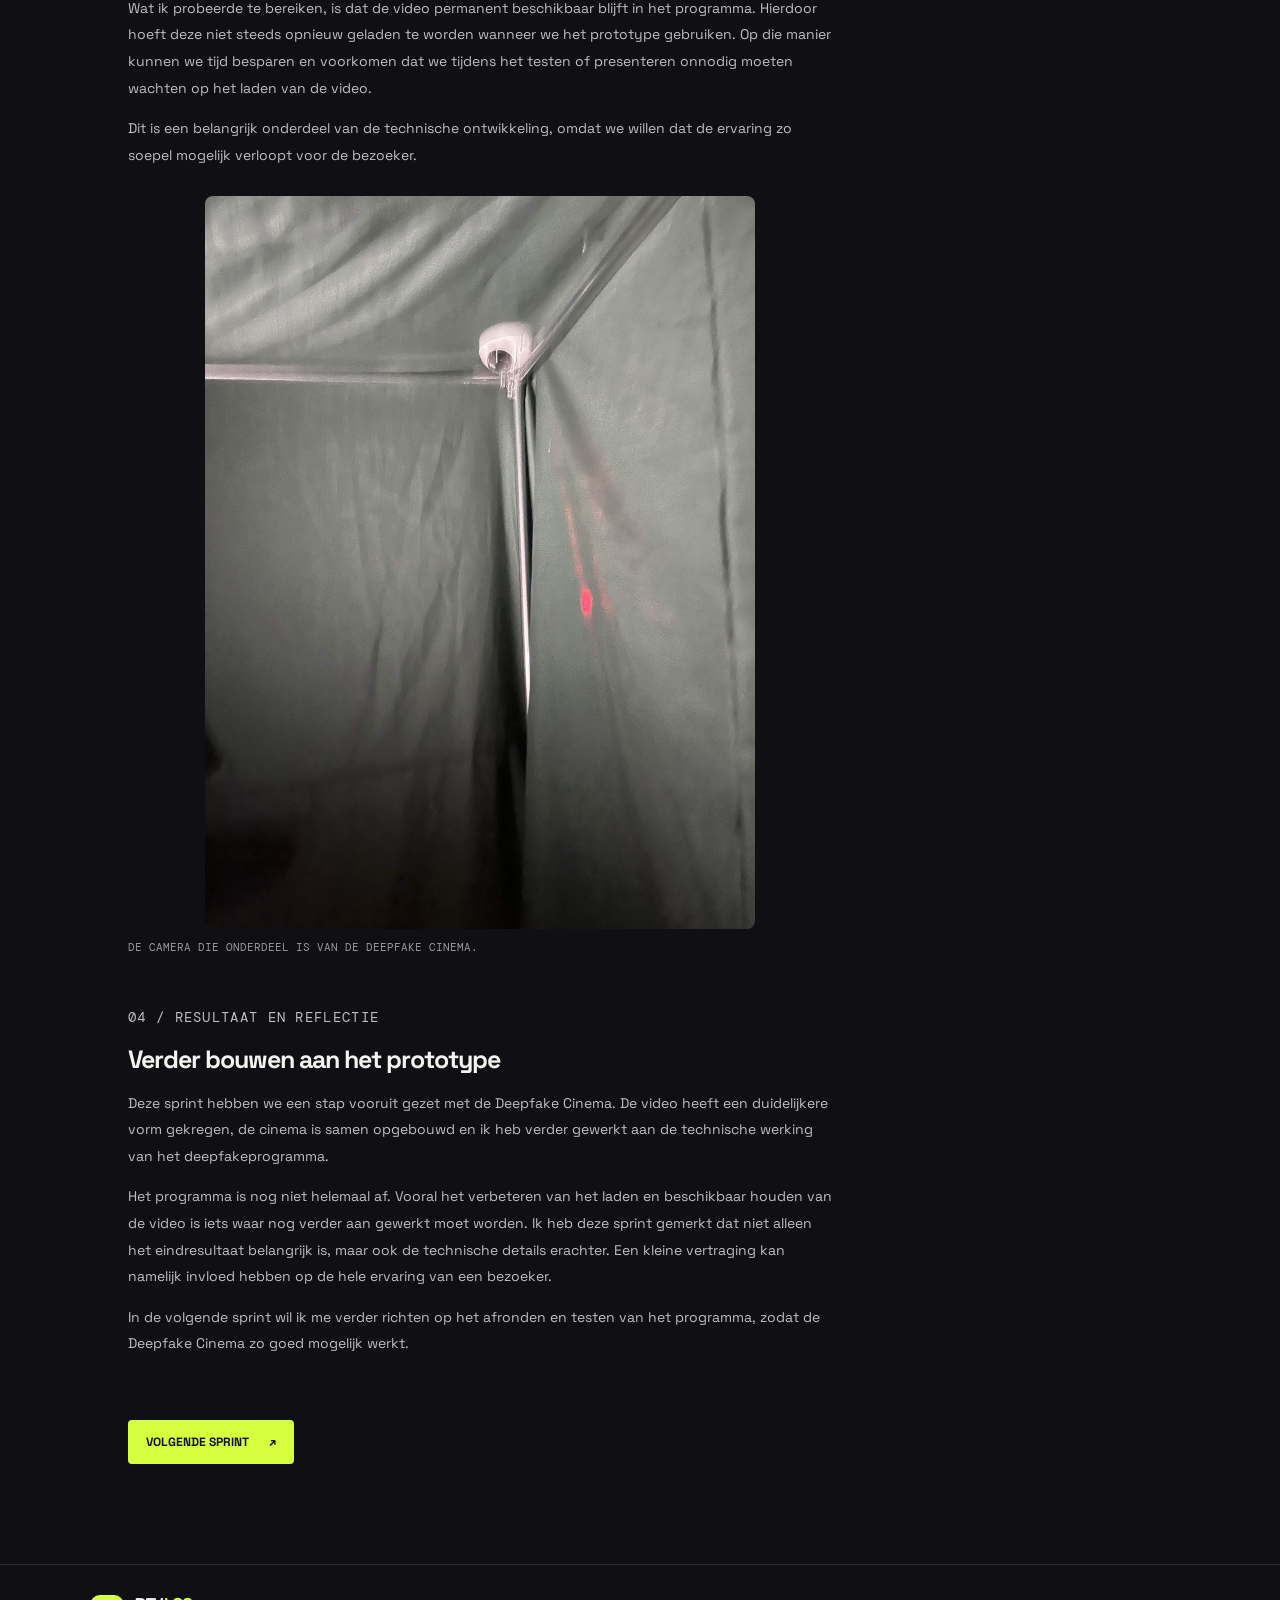
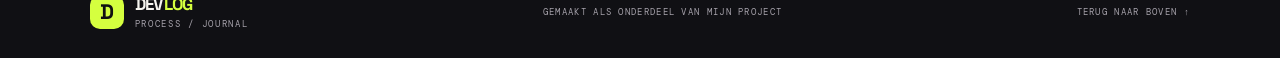
<file: sprint-03.html>
<!DOCTYPE html>
<html lang="nl">
<head>
  <meta charset="UTF-8">
  <meta name="viewport" content="width=device-width, initial-scale=1.0">
  <meta name="description" content="Sprint 3: de verdere ontwikkeling van de Deepfake Cinema.">
  <title>Sprint 03: Deepfake Cinema — Devlog</title>

  <link rel="preconnect" href="https://fonts.googleapis.com">
  <link rel="preconnect" href="https://fonts.gstatic.com" crossorigin>
  <link href="https://fonts.googleapis.com/css2?family=DM+Mono:wght@400;500&family=Space+Grotesk:wght@400;500;600;700&display=swap" rel="stylesheet">

  <link rel="stylesheet" href="css/style.css">

  <style>
    /* Afbeeldingen iets kleiner maken op Sprint 3 */
    .devlog-image {
      display: block;
      width: 78%;
      height: auto;
      margin: 0 auto;
      border-radius: 8px;
    }

    @media (max-width: 800px) {
      .devlog-image {
        width: 100%;
      }
    }
  </style>

  <script src="js/main.js" defer></script>
</head>

<body id="top">
  <div class="grain"></div>

  <header class="site-header">
    <a class="logo" href="index.html">
      <span class="logo-mark">D</span>
      <span>DEV<span class="accent">LOG</span><small>PROCESS / JOURNAL</small></span>
    </a>

    <button class="menu-toggle" aria-label="Menu openen" aria-expanded="false">☰</button>

    <nav class="nav">
      <a href="index.html">Overzicht</a>
      <a class="active" href="index.html#updates">Sprint updates</a>
      <a href="index.html#about">Over dit project</a>
    </nav>

    <span class="header-tag"><i></i> IN ONTWIKKELING</span>
  </header>

  <main>
    <section class="detail-hero">
      <a class="back-link" href="index.html#updates">← TERUG NAAR OVERZICHT</a>

      <p class="eyebrow">
        <span class="eyebrow-line"></span>
        PROTOTYPE / DEEPFAKE CINEMA
      </p>

      <h1>Sprint 03: <span class="gradient-text">Verder ontwikkelen.</span></h1>

      <p class="detail-subtitle">
        De video verder vormgeven, de cinema samen opbouwen en werken aan de technische werking van het deepfakeprogramma.
      </p>

      <div class="meta-row">
        <span class="meta">SPRINT <strong>03</strong></span>
        <span class="meta">STATUS <strong>IN ONTWIKKELING</strong></span>
        <span class="meta">TYPE <strong>SPRINTUPDATE</strong></span>
      </div>
    </section>

    <section class="detail-layout">
      <article class="detail-content">

        <!-- 01 / WAT WE DEDEN -->
        <section id="activiteiten">
          <p class="detail-label">01 / WAT WE DEDEN</p>
          <h2>Verder bouwen aan de Deepfake Cinema</h2>

          <p>
            In sprint 3 hebben we verder gewerkt aan onze Deepfake Cinema.
            Het doel was om het prototype verder te ontwikkelen en ervoor
            te zorgen dat de verschillende onderdelen goed met elkaar
            samenwerken. We hebben zowel aan de video als aan de
            technische kant van het project gewerkt.
          </p>

          <p>
            Samen met de groep hebben we de cinema opgebouwd. We hebben
            gekeken naar de opstelling en hoe bezoekers de ervaring
            zouden beleven. Daarnaast hebben we verder gewerkt aan de
            video en het deepfakeprogramma.
          </p>

          <figure class="devlog-figure">
            <img class="devlog-image" src="images/sprint3-gamma.jpg" alt="Materialen die zijn gebruikt voor de Deepfake Cinema">
            <figcaption>
              De materialen die we hebben gebruikt voor de opbouw.
            </figcaption>
          </figure>

          <figure class="devlog-figure">
            <img class="devlog-image" src="images/sprint3-opbouw.jpg" alt="De opbouw van de Deepfake Cinema">
            <figcaption>
              Samen met de groep de Deepfake Cinema opbouwen.
            </figcaption>
          </figure>
        </section>

        <!-- 02 / MIJN BIJDRAGE -->
        <section id="werkzaamheden">
          <p class="detail-label">02 / MIJN BIJDRAGE</p>
          <h2>De video en vormgeving</h2>

          <p>
            Mijn belangrijkste bijdrage deze sprint was het verder
            uitwerken van de video. Ik heb alle videoclips geselecteerd
            die we wilden gebruiken en heb me beziggehouden met de
            vormgeving. Daarbij heb ik gekeken hoe de verschillende
            beelden het beste bij elkaar passen en hoe de video
            uiteindelijk één geheel kon worden.
          </p>

          <p>
            Daarnaast heb ik samen met de rest van de groep de
            Deepfake Cinema opgebouwd. We hebben de verschillende
            onderdelen samengebracht om ervoor te zorgen dat de
            bezoeker de ervaring op de juiste manier kan beleven.
          </p>

          <figure class="devlog-figure">
            <img class="devlog-image" src="images/sprint3-video.jpg" alt="De video voor de Deepfake Cinema">
            <figcaption>
              Het selecteren en samenstellen van de videoclips.
            </figcaption>
          </figure>
        </section>

        <!-- 03 / TECHNISCHE ONTWIKKELING -->
        <section id="resultaat">
          <p class="detail-label">03 / TECHNISCHE ONTWIKKELING</p>
          <h2>Werken aan het deepfakeprogramma</h2>

          <p>
            Naast de video heb ik ook gewerkt aan het deepfakeprogramma.
            Dit onderdeel is nog niet helemaal af, maar ik ben bezig
            geweest met het verbeteren van de manier waarop de video
            wordt geladen.
          </p>

          <p>
            Wat ik probeerde te bereiken, is dat de video permanent
            beschikbaar blijft in het programma. Hierdoor hoeft deze
            niet steeds opnieuw geladen te worden wanneer we het
            prototype gebruiken. Op die manier kunnen we tijd besparen
            en voorkomen dat we tijdens het testen of presenteren
            onnodig moeten wachten op het laden van de video.
          </p>

          <p>
            Dit is een belangrijk onderdeel van de technische
            ontwikkeling, omdat we willen dat de ervaring zo soepel
            mogelijk verloopt voor de bezoeker.
          </p>

          <figure class="devlog-figure">
            <img class="devlog-image" src="images/sprint3-camera.jpg" alt="De camera die onderdeel is van de Deepfake Cinema">
            <figcaption>
              De camera die onderdeel is van de Deepfake Cinema.
            </figcaption>
          </figure>
        </section>

        <!-- 04 / RESULTAAT EN REFLECTIE -->
        <section id="reflectie">
          <p class="detail-label">04 / RESULTAAT EN REFLECTIE</p>
          <h2>Verder bouwen aan het prototype</h2>

          <p>
            Deze sprint hebben we een stap vooruit gezet met de
            Deepfake Cinema. De video heeft een duidelijkere vorm
            gekregen, de cinema is samen opgebouwd en ik heb verder
            gewerkt aan de technische werking van het deepfakeprogramma.
          </p>

          <p>
            Het programma is nog niet helemaal af. Vooral het verbeteren
            van het laden en beschikbaar houden van de video is iets
            waar nog verder aan gewerkt moet worden. Ik heb deze sprint
            gemerkt dat niet alleen het eindresultaat belangrijk is,
            maar ook de technische details erachter. Een kleine
            vertraging kan namelijk invloed hebben op de hele ervaring
            van een bezoeker.
          </p>

          <p>
            In de volgende sprint wil ik me verder richten op het
            afronden en testen van het programma, zodat de Deepfake
            Cinema zo goed mogelijk werkt.
          </p>
        </section>

        <a class="next-sprint" href="sprint-04.html">
          VOLGENDE SPRINT <span>↗</span>
        </a>

      </article>

      <aside class="detail-aside">
        <h3>IN DEZE UPDATE</h3>
        <a href="#activiteiten">01 — Wat we deden</a>
        <a href="#werkzaamheden">02 — Mijn bijdrage</a>
        <a href="#resultaat">03 — Technische ontwikkeling</a>
        <a href="#reflectie">04 — Resultaat en reflectie</a>

        <div class="detail-label" style="margin-top:24px">
          DEVLOG / SPRINT 03
        </div>
      </aside>
    </section>
  </main>

  <footer class="footer">
    <a class="logo footer-logo" href="index.html">
      <span class="logo-mark">D</span>
      <span>DEV<span class="accent">LOG</span><small>PROCESS / JOURNAL</small></span>
    </a>

    <span>GEMAAKT ALS ONDERDEEL VAN MIJN PROJECT</span>
    <a href="#top">TERUG NAAR BOVEN ↑</a>
  </footer>
</body>
</html>
</file>
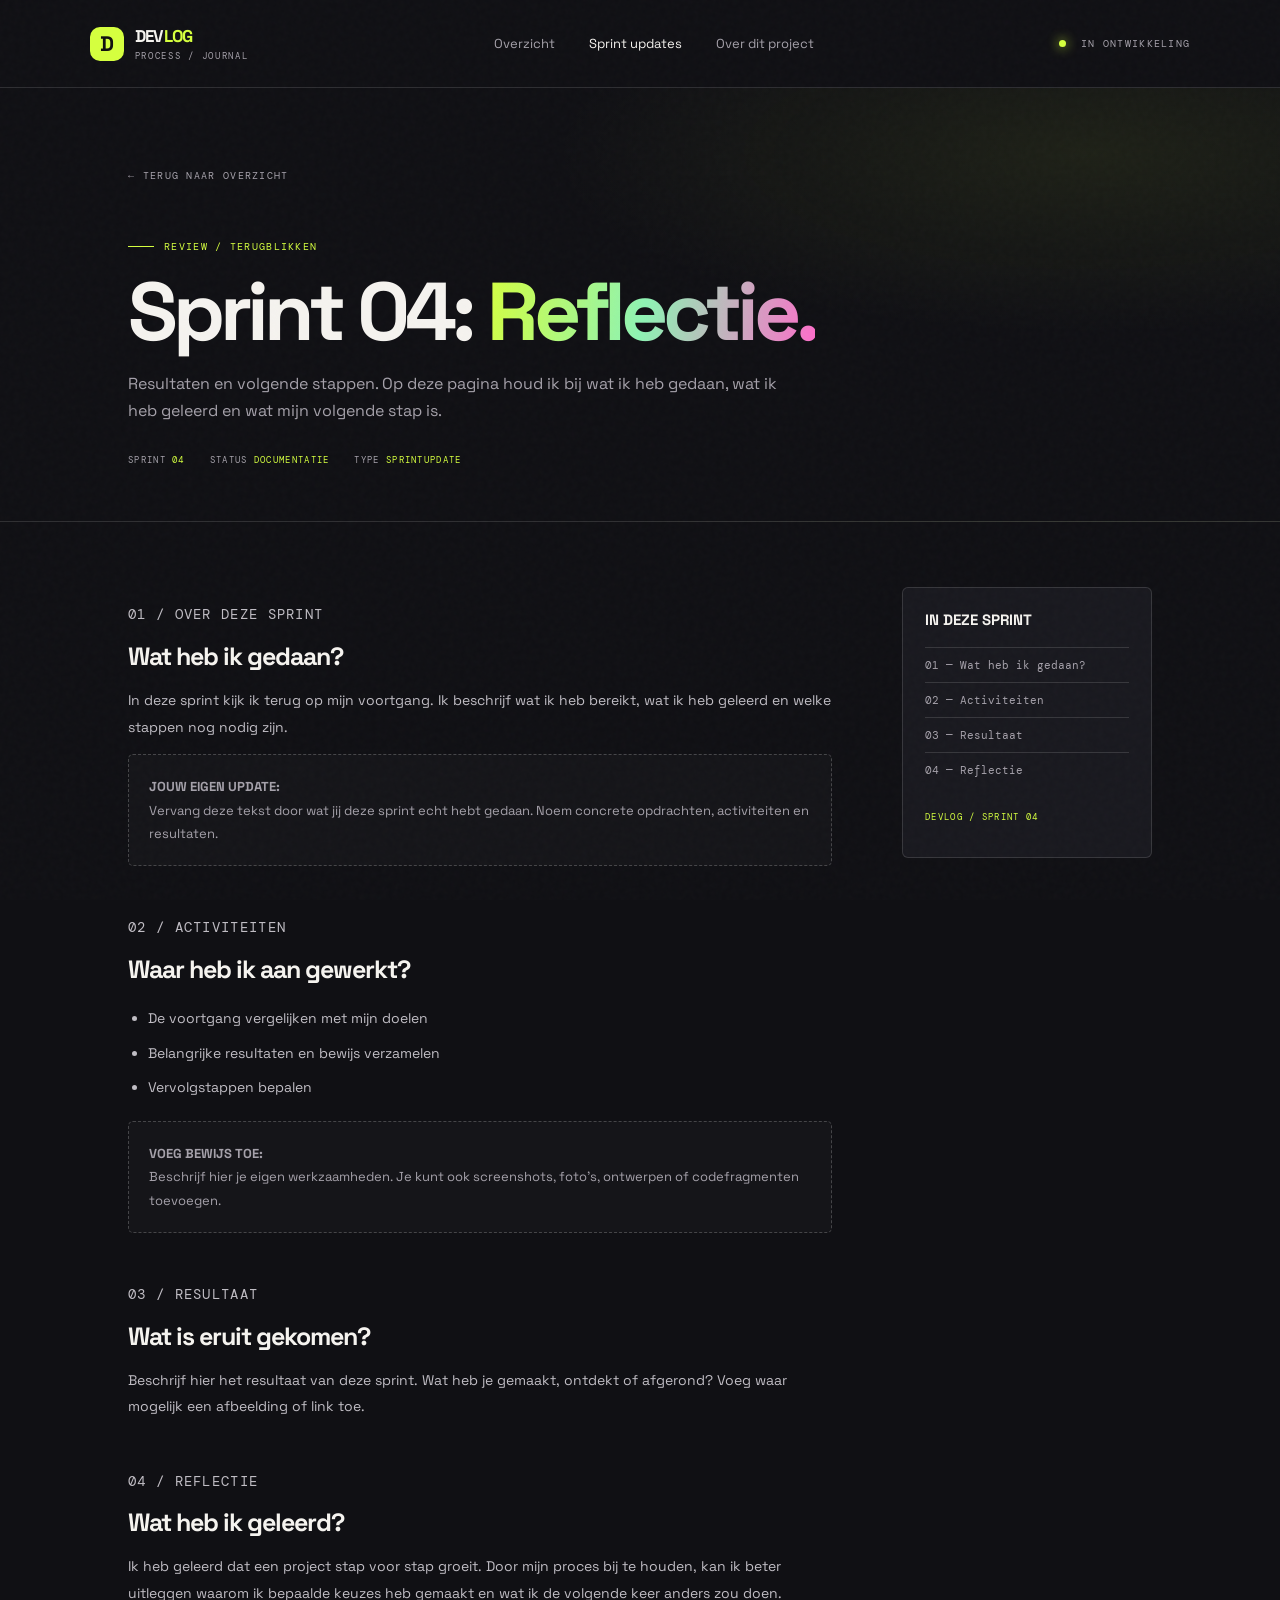
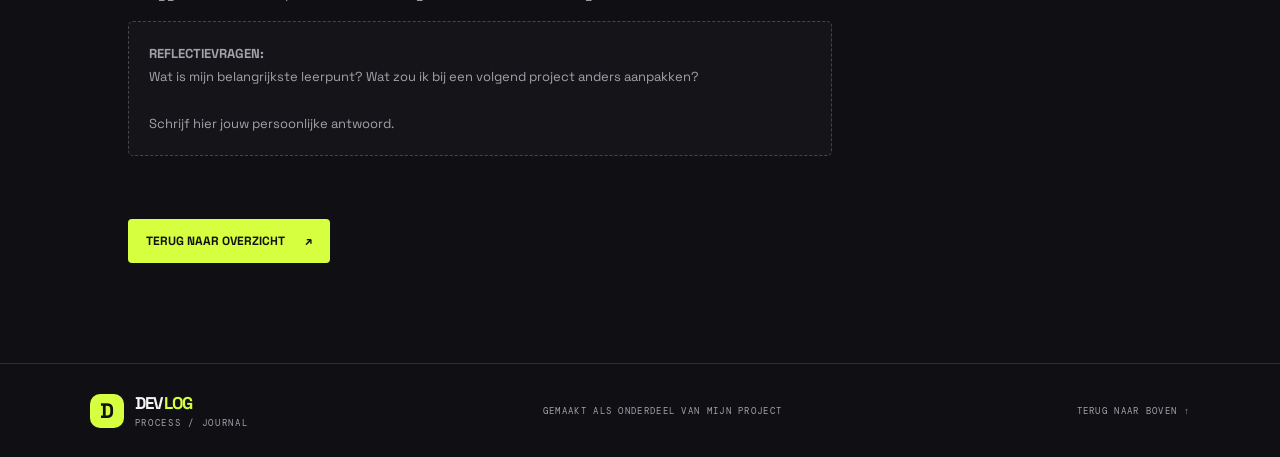
<file: sprint-04.html>
<!DOCTYPE html>
<html lang="nl">
<head>
  <meta charset="UTF-8">
  <meta name="viewport" content="width=device-width, initial-scale=1.0">
  <title>Sprint 04: Reflectie — Devlog</title>
  <link rel="preconnect" href="https://fonts.googleapis.com">
  <link rel="preconnect" href="https://fonts.gstatic.com" crossorigin>
  <link href="https://fonts.googleapis.com/css2?family=DM+Mono:wght@400;500&family=Space+Grotesk:wght@400;500;600;700&display=swap" rel="stylesheet">
  <link rel="stylesheet" href="css/style.css">
  <script src="js/main.js" defer></script>
</head>
<body id="top">
  <div class="grain"></div>
  <header class="site-header">
    <a class="logo" href="index.html"><span class="logo-mark">D</span><span>DEV<span class="accent">LOG</span><small>PROCESS / JOURNAL</small></span></a>
    <button class="menu-toggle" aria-label="Menu openen" aria-expanded="false">☰</button>
    <nav class="nav">
      <a href="index.html">Overzicht</a>
      <a class="active" href="index.html#updates">Sprint updates</a>
      <a href="index.html#about">Over dit project</a>
    </nav>
    <span class="header-tag"><i></i> IN ONTWIKKELING</span>
  </header>

  <main>
    <section class="detail-hero">
      <a class="back-link" href="index.html#updates">← TERUG NAAR OVERZICHT</a>
      <p class="eyebrow"><span class="eyebrow-line"></span> REVIEW / TERUGBLIKKEN</p>
      <h1>Sprint 04: <span class="gradient-text">Reflectie.</span></h1>
      <p class="detail-subtitle">Resultaten en volgende stappen. Op deze pagina houd ik bij wat ik heb gedaan, wat ik heb geleerd en wat mijn volgende stap is.</p>
      <div class="meta-row">
        <span class="meta">SPRINT <strong>04</strong></span>
        <span class="meta">STATUS <strong>DOCUMENTATIE</strong></span>
        <span class="meta">TYPE <strong>SPRINTUPDATE</strong></span>
      </div>
    </section>

    <section class="detail-layout">
      <article class="detail-content">
        <section id="activiteiten">
          <p class="detail-label">01 / OVER DEZE SPRINT</p>
          <h2>Wat heb ik gedaan?</h2>
          <p>In deze sprint kijk ik terug op mijn voortgang. Ik beschrijf wat ik heb bereikt, wat ik heb geleerd en welke stappen nog nodig zijn.</p>
          <div class="placeholder"><strong>JOUW EIGEN UPDATE:</strong><br>Vervang deze tekst door wat jij deze sprint echt hebt gedaan. Noem concrete opdrachten, activiteiten en resultaten.</div>
        </section>

        <section id="werkzaamheden">
          <p class="detail-label">02 / ACTIVITEITEN</p>
          <h2>Waar heb ik aan gewerkt?</h2>
          <ul>
            <li>De voortgang vergelijken met mijn doelen</li>
            <li>Belangrijke resultaten en bewijs verzamelen</li>
            <li>Vervolgstappen bepalen</li>
          </ul>
          <div class="placeholder"><strong>VOEG BEWIJS TOE:</strong><br>Beschrijf hier je eigen werkzaamheden. Je kunt ook screenshots, foto's, ontwerpen of codefragmenten toevoegen.</div>
        </section>

        <section id="resultaat">
          <p class="detail-label">03 / RESULTAAT</p>
          <h2>Wat is eruit gekomen?</h2>
          <p>Beschrijf hier het resultaat van deze sprint. Wat heb je gemaakt, ontdekt of afgerond? Voeg waar mogelijk een afbeelding of link toe.</p>
        </section>

        <section id="reflectie">
          <p class="detail-label">04 / REFLECTIE</p>
          <h2>Wat heb ik geleerd?</h2>
          <p>Ik heb geleerd dat een project stap voor stap groeit. Door mijn proces bij te houden, kan ik beter uitleggen waarom ik bepaalde keuzes heb gemaakt en wat ik de volgende keer anders zou doen.</p>
          <div class="placeholder"><strong>REFLECTIEVRAGEN:</strong><br>Wat is mijn belangrijkste leerpunt? Wat zou ik bij een volgend project anders aanpakken?<br><br>Schrijf hier jouw persoonlijke antwoord.</div>
        </section>

        <a class="next-sprint" href="index.html#updates">TERUG NAAR OVERZICHT <span>↗</span></a>
      </article>

      <aside class="detail-aside">
        <h3>IN DEZE SPRINT</h3>
        <a href="#activiteiten">01 — Wat heb ik gedaan?</a>
        <a href="#werkzaamheden">02 — Activiteiten</a>
        <a href="#resultaat">03 — Resultaat</a>
        <a href="#reflectie">04 — Reflectie</a>
        <div class="detail-label" style="margin-top:24px">DEVLOG / SPRINT 04</div>
      </aside>
    </section>
  </main>

  <footer class="footer">
    <a class="logo footer-logo" href="index.html"><span class="logo-mark">D</span><span>DEV<span class="accent">LOG</span><small>PROCESS / JOURNAL</small></span></a>
    <span>GEMAAKT ALS ONDERDEEL VAN MIJN PROJECT</span>
    <a href="#top">TERUG NAAR BOVEN ↑</a>
  </footer>
</body>
</html>
</file>
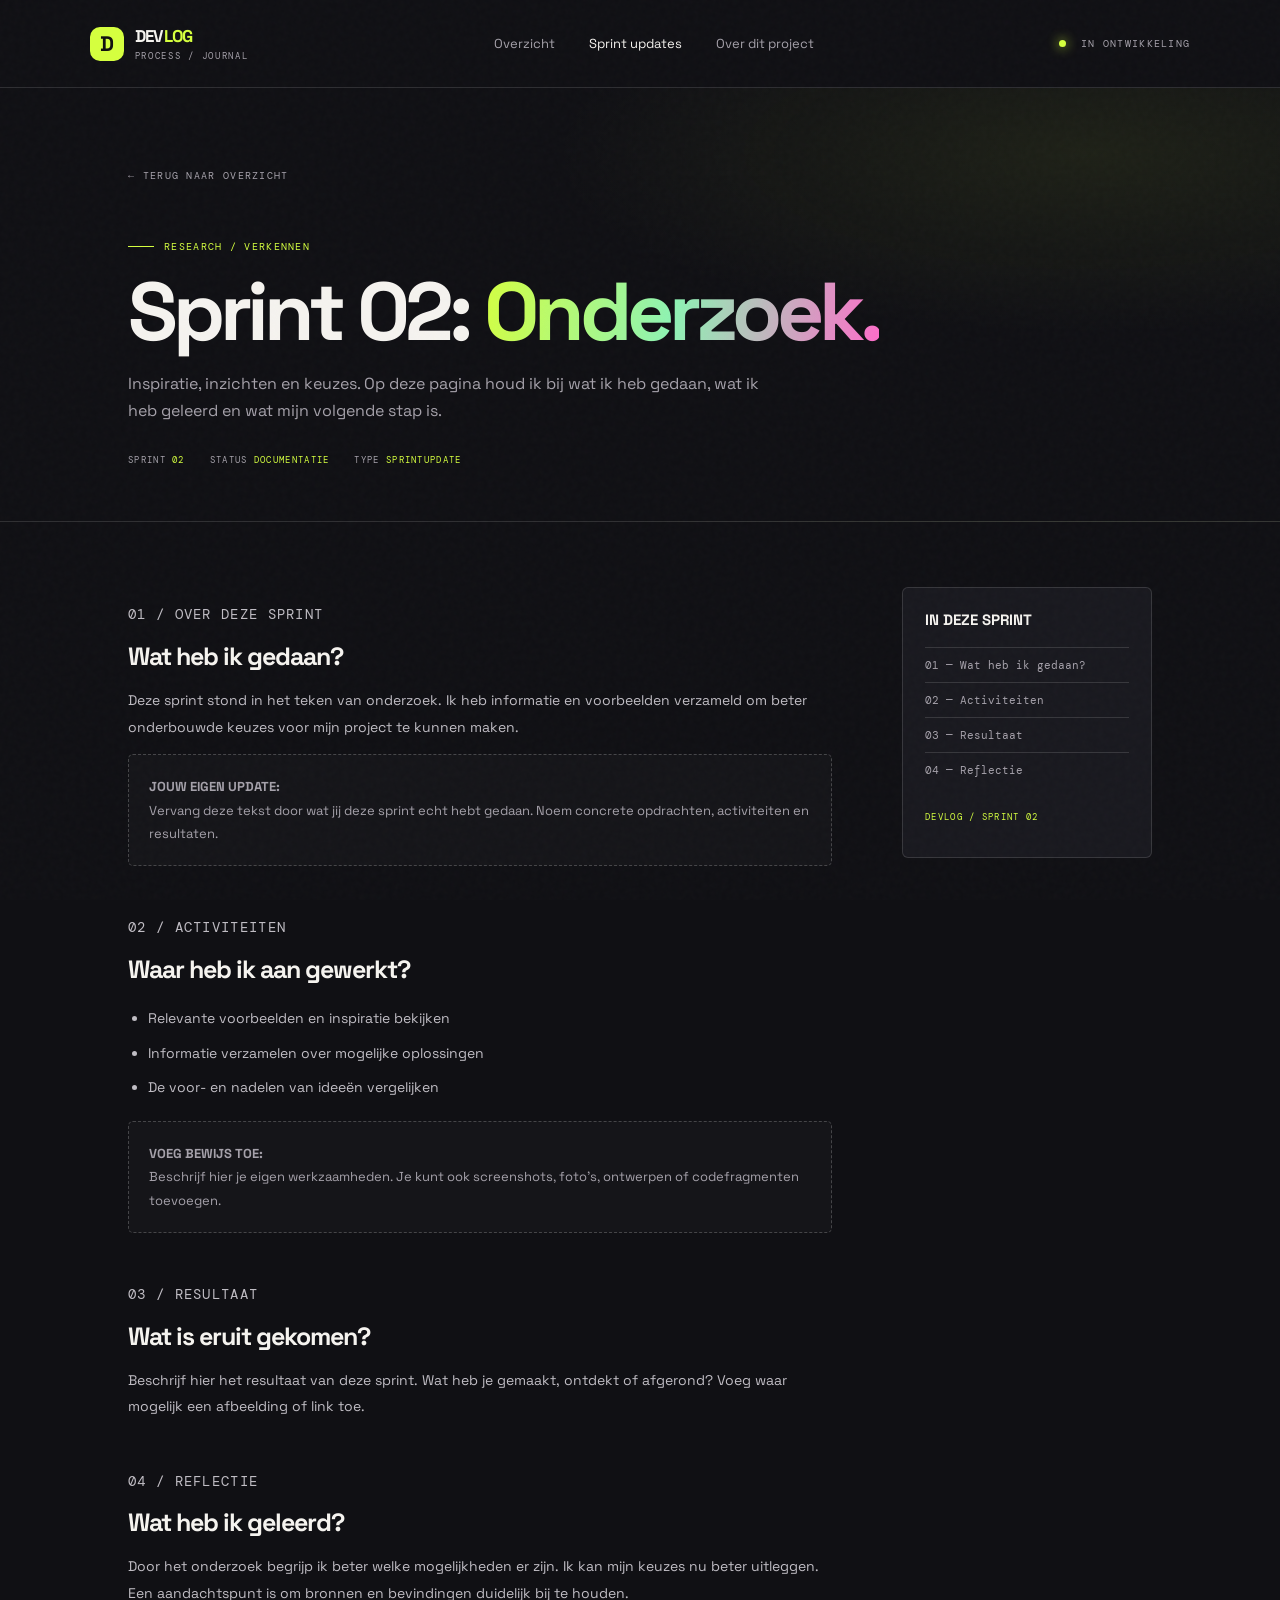
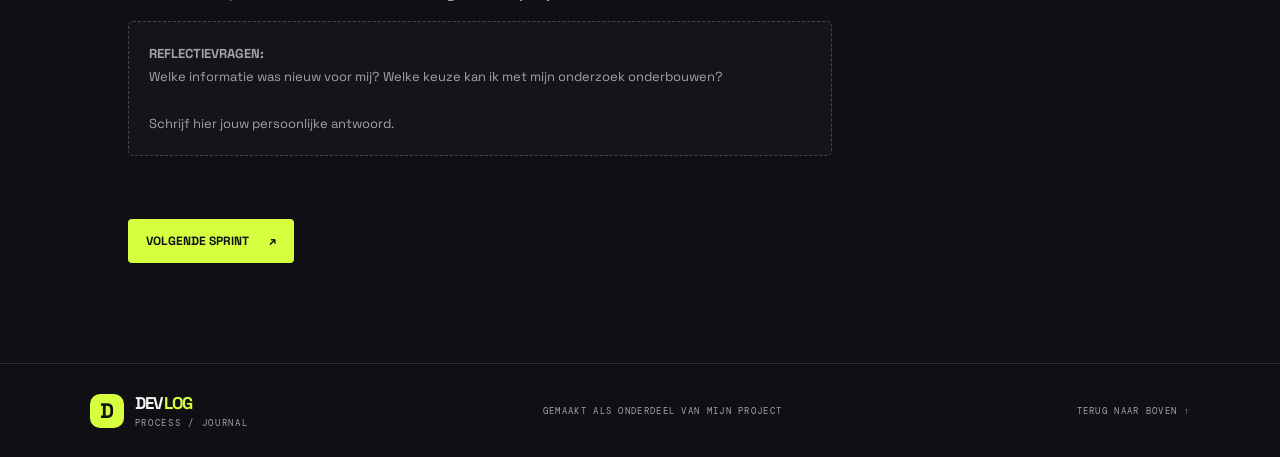
<file: sprint-2.html>
<!DOCTYPE html>
<html lang="nl">
<head>
  <meta charset="UTF-8">
  <meta name="viewport" content="width=device-width, initial-scale=1.0">
  <title>Sprint 02: Onderzoek — Devlog</title>
  <link rel="preconnect" href="https://fonts.googleapis.com">
  <link rel="preconnect" href="https://fonts.gstatic.com" crossorigin>
  <link href="https://fonts.googleapis.com/css2?family=DM+Mono:wght@400;500&family=Space+Grotesk:wght@400;500;600;700&display=swap" rel="stylesheet">
  <link rel="stylesheet" href="css/style.css">
  <script src="js/main.js" defer></script>
</head>
<body id="top">
  <div class="grain"></div>
  <header class="site-header">
    <a class="logo" href="index.html"><span class="logo-mark">D</span><span>DEV<span class="accent">LOG</span><small>PROCESS / JOURNAL</small></span></a>
    <button class="menu-toggle" aria-label="Menu openen" aria-expanded="false">☰</button>
    <nav class="nav">
      <a href="index.html">Overzicht</a>
      <a class="active" href="index.html#updates">Sprint updates</a>
      <a href="index.html#about">Over dit project</a>
    </nav>
    <span class="header-tag"><i></i> IN ONTWIKKELING</span>
  </header>

  <main>
    <section class="detail-hero">
      <a class="back-link" href="index.html#updates">← TERUG NAAR OVERZICHT</a>
      <p class="eyebrow"><span class="eyebrow-line"></span> RESEARCH / VERKENNEN</p>
      <h1>Sprint 02: <span class="gradient-text">Onderzoek.</span></h1>
      <p class="detail-subtitle">Inspiratie, inzichten en keuzes. Op deze pagina houd ik bij wat ik heb gedaan, wat ik heb geleerd en wat mijn volgende stap is.</p>
      <div class="meta-row">
        <span class="meta">SPRINT <strong>02</strong></span>
        <span class="meta">STATUS <strong>DOCUMENTATIE</strong></span>
        <span class="meta">TYPE <strong>SPRINTUPDATE</strong></span>
      </div>
    </section>

    <section class="detail-layout">
      <article class="detail-content">
        <section id="activiteiten">
          <p class="detail-label">01 / OVER DEZE SPRINT</p>
          <h2>Wat heb ik gedaan?</h2>
          <p>Deze sprint stond in het teken van onderzoek. Ik heb informatie en voorbeelden verzameld om beter onderbouwde keuzes voor mijn project te kunnen maken.</p>
          <div class="placeholder"><strong>JOUW EIGEN UPDATE:</strong><br>Vervang deze tekst door wat jij deze sprint echt hebt gedaan. Noem concrete opdrachten, activiteiten en resultaten.</div>
        </section>

        <section id="werkzaamheden">
          <p class="detail-label">02 / ACTIVITEITEN</p>
          <h2>Waar heb ik aan gewerkt?</h2>
          <ul>
            <li>Relevante voorbeelden en inspiratie bekijken</li>
            <li>Informatie verzamelen over mogelijke oplossingen</li>
            <li>De voor- en nadelen van ideeën vergelijken</li>
          </ul>
          <div class="placeholder"><strong>VOEG BEWIJS TOE:</strong><br>Beschrijf hier je eigen werkzaamheden. Je kunt ook screenshots, foto's, ontwerpen of codefragmenten toevoegen.</div>
        </section>

        <section id="resultaat">
          <p class="detail-label">03 / RESULTAAT</p>
          <h2>Wat is eruit gekomen?</h2>
          <p>Beschrijf hier het resultaat van deze sprint. Wat heb je gemaakt, ontdekt of afgerond? Voeg waar mogelijk een afbeelding of link toe.</p>
        </section>

        <section id="reflectie">
          <p class="detail-label">04 / REFLECTIE</p>
          <h2>Wat heb ik geleerd?</h2>
          <p>Door het onderzoek begrijp ik beter welke mogelijkheden er zijn. Ik kan mijn keuzes nu beter uitleggen. Een aandachtspunt is om bronnen en bevindingen duidelijk bij te houden.</p>
          <div class="placeholder"><strong>REFLECTIEVRAGEN:</strong><br>Welke informatie was nieuw voor mij? Welke keuze kan ik met mijn onderzoek onderbouwen?<br><br>Schrijf hier jouw persoonlijke antwoord.</div>
        </section>

        <a class="next-sprint" href="sprint-03.html">VOLGENDE SPRINT <span>↗</span></a>
      </article>

      <aside class="detail-aside">
        <h3>IN DEZE SPRINT</h3>
        <a href="#activiteiten">01 — Wat heb ik gedaan?</a>
        <a href="#werkzaamheden">02 — Activiteiten</a>
        <a href="#resultaat">03 — Resultaat</a>
        <a href="#reflectie">04 — Reflectie</a>
        <div class="detail-label" style="margin-top:24px">DEVLOG / SPRINT 02</div>
      </aside>
    </section>
  </main>

  <footer class="footer">
    <a class="logo footer-logo" href="index.html"><span class="logo-mark">D</span><span>DEV<span class="accent">LOG</span><small>PROCESS / JOURNAL</small></span></a>
    <span>GEMAAKT ALS ONDERDEEL VAN MIJN PROJECT</span>
    <a href="#top">TERUG NAAR BOVEN ↑</a>
  </footer>
</body>
</html>
</file>
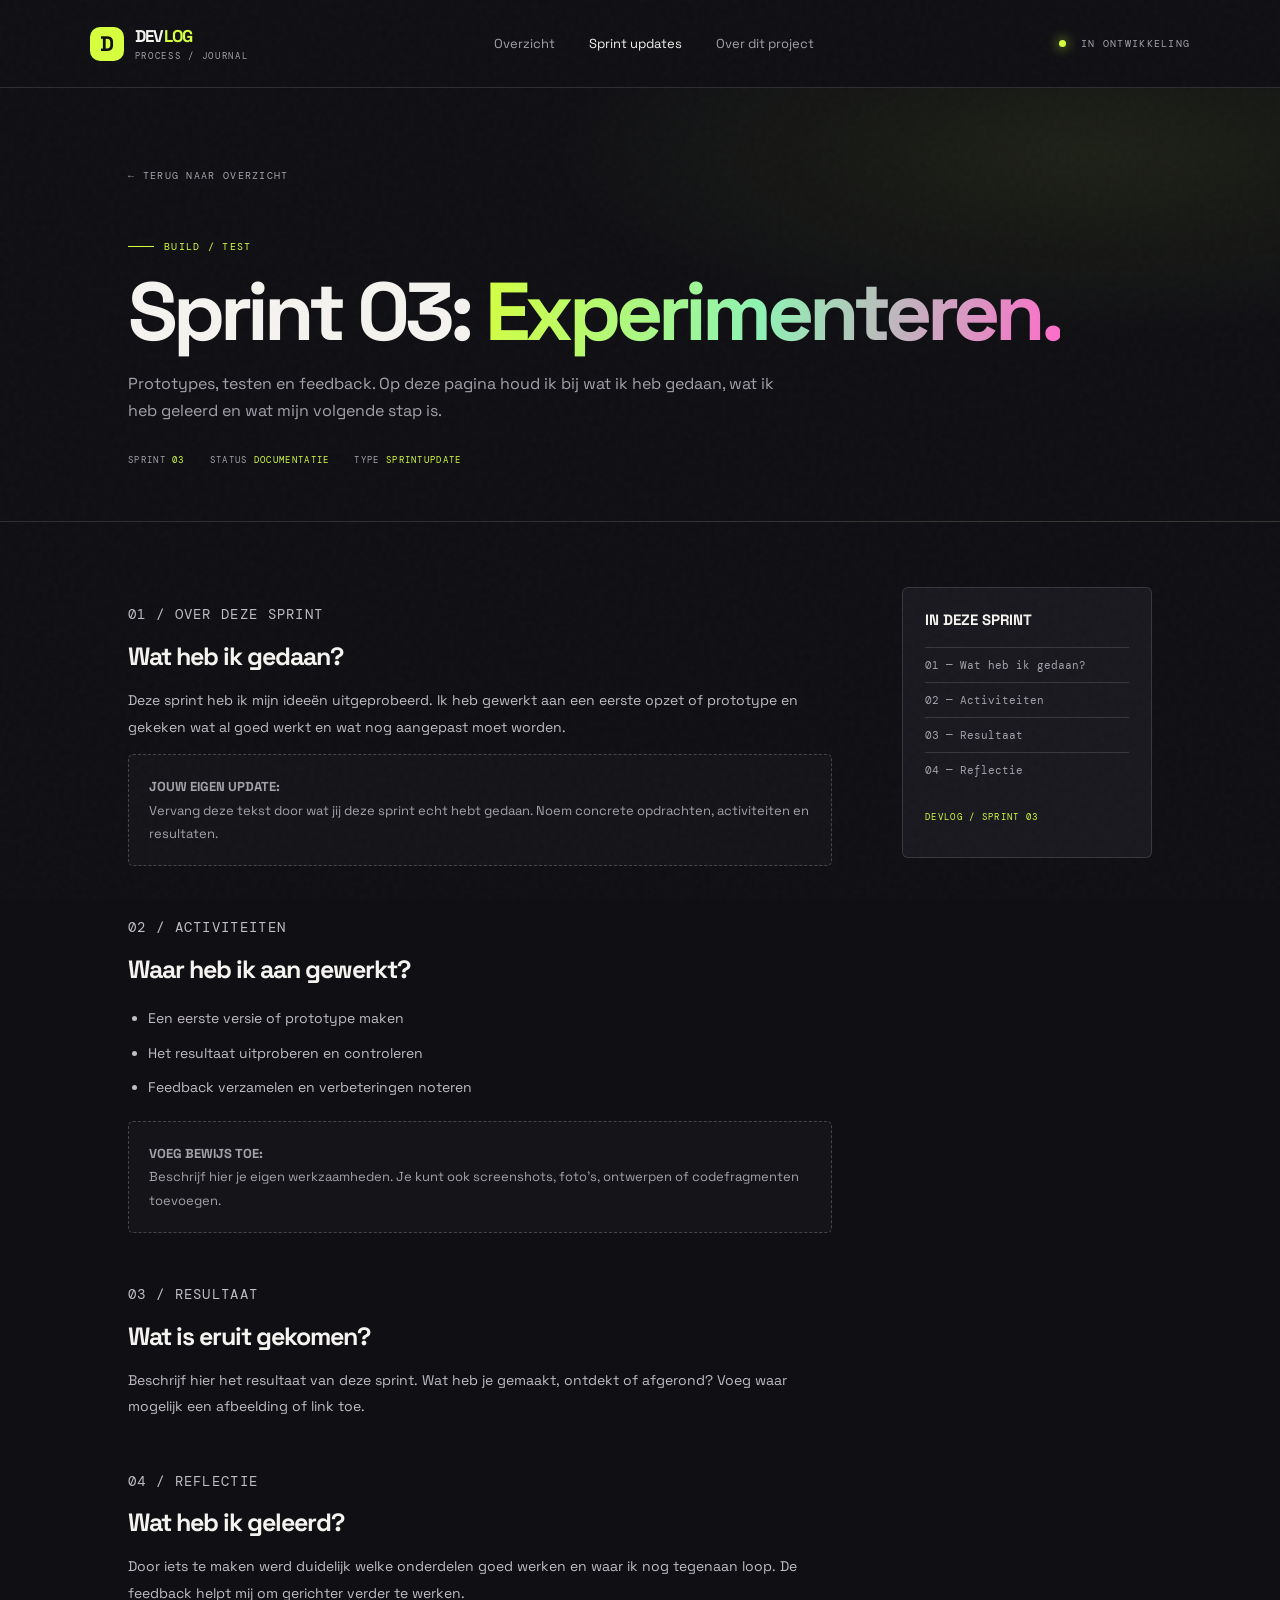
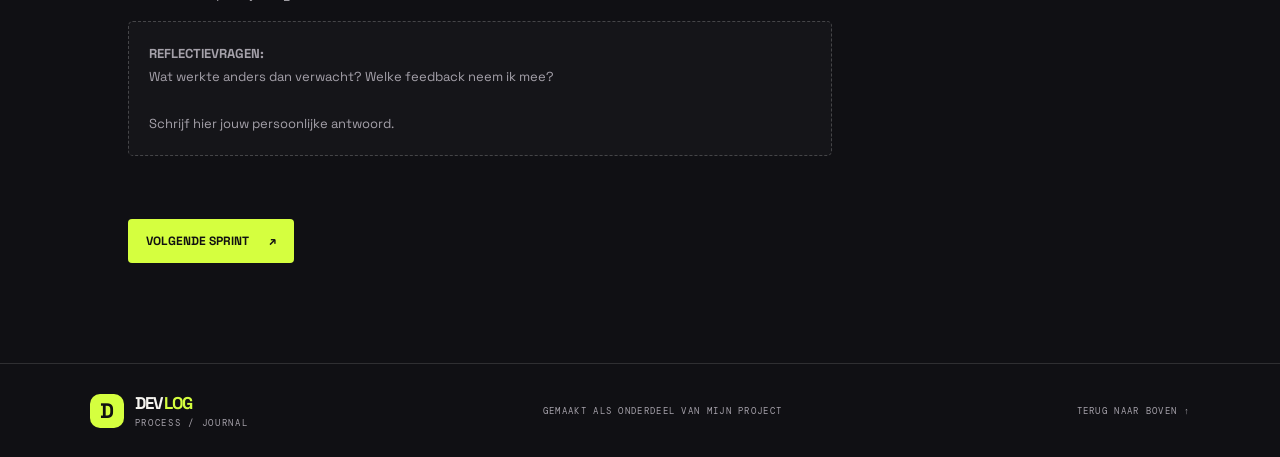
<file: sprint-3.html>
<!DOCTYPE html>
<html lang="nl">
<head>
  <meta charset="UTF-8">
  <meta name="viewport" content="width=device-width, initial-scale=1.0">
  <title>Sprint 03: Experimenteren — Devlog</title>
  <link rel="preconnect" href="https://fonts.googleapis.com">
  <link rel="preconnect" href="https://fonts.gstatic.com" crossorigin>
  <link href="https://fonts.googleapis.com/css2?family=DM+Mono:wght@400;500&family=Space+Grotesk:wght@400;500;600;700&display=swap" rel="stylesheet">
  <link rel="stylesheet" href="css/style.css">
  <script src="js/main.js" defer></script>
</head>
<body id="top">
  <div class="grain"></div>
  <header class="site-header">
    <a class="logo" href="index.html"><span class="logo-mark">D</span><span>DEV<span class="accent">LOG</span><small>PROCESS / JOURNAL</small></span></a>
    <button class="menu-toggle" aria-label="Menu openen" aria-expanded="false">☰</button>
    <nav class="nav">
      <a href="index.html">Overzicht</a>
      <a class="active" href="index.html#updates">Sprint updates</a>
      <a href="index.html#about">Over dit project</a>
    </nav>
    <span class="header-tag"><i></i> IN ONTWIKKELING</span>
  </header>

  <main>
    <section class="detail-hero">
      <a class="back-link" href="index.html#updates">← TERUG NAAR OVERZICHT</a>
      <p class="eyebrow"><span class="eyebrow-line"></span> BUILD / TEST</p>
      <h1>Sprint 03: <span class="gradient-text">Experimenteren.</span></h1>
      <p class="detail-subtitle">Prototypes, testen en feedback. Op deze pagina houd ik bij wat ik heb gedaan, wat ik heb geleerd en wat mijn volgende stap is.</p>
      <div class="meta-row">
        <span class="meta">SPRINT <strong>03</strong></span>
        <span class="meta">STATUS <strong>DOCUMENTATIE</strong></span>
        <span class="meta">TYPE <strong>SPRINTUPDATE</strong></span>
      </div>
    </section>

    <section class="detail-layout">
      <article class="detail-content">
        <section id="activiteiten">
          <p class="detail-label">01 / OVER DEZE SPRINT</p>
          <h2>Wat heb ik gedaan?</h2>
          <p>Deze sprint heb ik mijn ideeën uitgeprobeerd. Ik heb gewerkt aan een eerste opzet of prototype en gekeken wat al goed werkt en wat nog aangepast moet worden.</p>
          <div class="placeholder"><strong>JOUW EIGEN UPDATE:</strong><br>Vervang deze tekst door wat jij deze sprint echt hebt gedaan. Noem concrete opdrachten, activiteiten en resultaten.</div>
        </section>

        <section id="werkzaamheden">
          <p class="detail-label">02 / ACTIVITEITEN</p>
          <h2>Waar heb ik aan gewerkt?</h2>
          <ul>
            <li>Een eerste versie of prototype maken</li>
            <li>Het resultaat uitproberen en controleren</li>
            <li>Feedback verzamelen en verbeteringen noteren</li>
          </ul>
          <div class="placeholder"><strong>VOEG BEWIJS TOE:</strong><br>Beschrijf hier je eigen werkzaamheden. Je kunt ook screenshots, foto's, ontwerpen of codefragmenten toevoegen.</div>
        </section>

        <section id="resultaat">
          <p class="detail-label">03 / RESULTAAT</p>
          <h2>Wat is eruit gekomen?</h2>
          <p>Beschrijf hier het resultaat van deze sprint. Wat heb je gemaakt, ontdekt of afgerond? Voeg waar mogelijk een afbeelding of link toe.</p>
        </section>

        <section id="reflectie">
          <p class="detail-label">04 / REFLECTIE</p>
          <h2>Wat heb ik geleerd?</h2>
          <p>Door iets te maken werd duidelijk welke onderdelen goed werken en waar ik nog tegenaan loop. De feedback helpt mij om gerichter verder te werken.</p>
          <div class="placeholder"><strong>REFLECTIEVRAGEN:</strong><br>Wat werkte anders dan verwacht? Welke feedback neem ik mee?<br><br>Schrijf hier jouw persoonlijke antwoord.</div>
        </section>

        <a class="next-sprint" href="sprint-04.html">VOLGENDE SPRINT <span>↗</span></a>
      </article>

      <aside class="detail-aside">
        <h3>IN DEZE SPRINT</h3>
        <a href="#activiteiten">01 — Wat heb ik gedaan?</a>
        <a href="#werkzaamheden">02 — Activiteiten</a>
        <a href="#resultaat">03 — Resultaat</a>
        <a href="#reflectie">04 — Reflectie</a>
        <div class="detail-label" style="margin-top:24px">DEVLOG / SPRINT 03</div>
      </aside>
    </section>
  </main>

  <footer class="footer">
    <a class="logo footer-logo" href="index.html"><span class="logo-mark">D</span><span>DEV<span class="accent">LOG</span><small>PROCESS / JOURNAL</small></span></a>
    <span>GEMAAKT ALS ONDERDEEL VAN MIJN PROJECT</span>
    <a href="#top">TERUG NAAR BOVEN ↑</a>
  </footer>
</body>
</html>
</file>
<file: css/style.css>
@import url('https://fonts.googleapis.com/css2?family=DM+Mono:wght@400;500&family=Space+Grotesk:wght@400;500;600;700&display=swap');
:root{--bg:#101014;--panel:#19191f;--text:#f5f3ef;--muted:#a5a1aa;--lime:#d5ff3f;--pink:#ff6bca;--line:rgba(255,255,255,.13);--mono:'DM Mono',monospace;--display:'Space Grotesk',sans-serif}
*{box-sizing:border-box}html{scroll-behavior:smooth}body{margin:0;background:var(--bg);color:var(--text);font-family:var(--display);overflow-x:hidden}a{color:inherit;text-decoration:none}.grain{position:fixed;inset:0;pointer-events:none;z-index:5;opacity:.045;background-image:url("data:image/svg+xml,%3Csvg viewBox='0 0 180 180' xmlns='http://www.w3.org/2000/svg'%3E%3Cfilter id='n'%3E%3CfeTurbulence type='fractalNoise' baseFrequency='.9' numOctaves='3' stitchTiles='stitch'/%3E%3C/filter%3E%3Crect width='100%25' height='100%25' filter='url(%23n)' opacity='.5'/%3E%3C/svg%3E")}
.site-header{height:88px;padding:0 7%;display:flex;align-items:center;justify-content:space-between;border-bottom:1px solid var(--line);position:relative;z-index:10}.logo{display:flex;align-items:center;gap:11px;font-size:17px;font-weight:700;letter-spacing:-.7px}.logo small{display:block;font:9px var(--mono);letter-spacing:1.7px;color:var(--muted);margin-top:3px}.logo-mark{width:34px;height:34px;display:grid;place-items:center;background:var(--lime);color:#111;border-radius:10px;font-size:21px}.accent{color:var(--lime)}.nav{display:flex;gap:34px;font-size:13px;color:var(--muted)}.nav a:hover,.nav a.active{color:var(--text)}.header-tag,.eyebrow,.sprint-label,.read-link,.stat-label,.hero-index,.art-label,.small-hint,.footer>span,.footer>a:last-child,.back-link,.meta,.detail-label{font:10px var(--mono);letter-spacing:1.3px}.header-tag{color:var(--muted)}.header-tag i{display:inline-block;width:7px;height:7px;background:var(--lime);border-radius:50%;margin-right:8px;box-shadow:0 0 12px var(--lime)}.menu-toggle{display:none;background:none;color:white;border:0;font-size:23px}
.hero{min-height:570px;padding:100px 10% 80px;display:grid;grid-template-columns:1.05fr .95fr;align-items:center;position:relative}.eyebrow{color:var(--lime);display:flex;align-items:center;gap:10px}.eyebrow-line{width:26px;height:1px;background:var(--lime)}h1{font-size:clamp(56px,7.5vw,104px);line-height:.94;letter-spacing:-7px;margin:28px 0}.gradient-text{background:linear-gradient(100deg,var(--lime),#8ef3b4 48%,var(--pink));-webkit-background-clip:text;background-clip:text;color:transparent}.hero-intro{max-width:450px;color:var(--muted);font-size:16px;line-height:1.8}.button{display:inline-flex;align-items:center;gap:35px;padding:16px 20px;margin-top:22px;font-size:13px;font-weight:600}.button-primary{background:var(--lime);color:#111;border-radius:4px;transition:.2s}.button-primary:hover{transform:translateY(-4px);box-shadow:0 10px 35px #d5ff3f30}.button span{font-size:19px}.hero-art{height:390px;position:relative;display:grid;place-items:center}.orbit{position:absolute;border:1px solid #ffffff20;border-radius:50%;transform:rotate(-25deg)}.orbit-one{width:290px;height:290px}.orbit-two{width:390px;height:210px;border-color:#d5ff3f66}.orbit-three{width:350px;height:350px;border-style:dashed;animation:spin 35s linear infinite}@keyframes spin{to{transform:rotate(335deg)}}.core{width:175px;height:175px;border-radius:50%;background:radial-gradient(circle at 35% 25%,#eaff9d,#b5e82a 45%,#526d0c);color:#182000;display:flex;flex-direction:column;align-items:center;justify-content:center;box-shadow:0 0 90px #d5ff3f38;transform:rotate(-12deg)}.core b{font-size:65px;line-height:1}.core span{font:9px var(--mono);letter-spacing:2px}.art-label{position:absolute;color:var(--muted)}.label-top{top:34px;right:20px}.label-bottom{bottom:32px;left:4px}.spark{position:absolute;color:var(--pink);font-size:38px}.spark-one{top:50px;left:50px}.spark-two{bottom:60px;right:40px;color:var(--lime);font-size:32px}.hero-index{position:absolute;bottom:30px;left:10%;color:var(--muted)}.hero-index span{color:var(--lime)}
.stats-strip{border-top:1px solid var(--line);border-bottom:1px solid var(--line);padding:25px 10%;display:flex;gap:10%;background:#15151a}.stats-strip>div{display:flex;align-items:center;gap:15px}.stat-number{font-size:29px;font-weight:600;color:var(--lime)}.stat-label{font-size:9px;color:var(--muted)}
.section{padding:110px 10%}.section-heading{display:flex;justify-content:space-between;align-items:end;margin-bottom:42px}.section-heading h2,.about-section h2{font-size:clamp(36px,5vw,58px);letter-spacing:-3px;line-height:1.05;margin:15px 0 0}.section-note{max-width:260px;color:var(--muted);font-size:13px;line-height:1.7}.sprint-grid{display:grid;grid-template-columns:repeat(2,1fr);gap:18px}.sprint-card{background:var(--panel);border:1px solid var(--line);padding:18px;border-radius:7px;transition:.25s;min-width:0}.sprint-card:hover{border-color:#d5ff3f99;transform:translateY(-5px)}.card-top,.card-bottom{display:flex;justify-content:space-between;align-items:center}.sprint-label{color:var(--lime)}.card-arrow{font-size:20px;color:var(--muted)}.card-visual{height:190px;margin:16px 0;position:relative;overflow:hidden;display:flex;align-items:center;justify-content:center}.card-visual span{position:absolute;left:18px;top:10px;font:11px var(--mono);opacity:.65}.card-visual i{font-style:normal;font-size:95px;line-height:1}.card-visual b{position:absolute;bottom:12px;right:15px;font:10px var(--mono);letter-spacing:2px}.visual-one{background:linear-gradient(135deg,#d5ff3f,#9cbf28);color:#1b2600}.visual-two{background:linear-gradient(135deg,#4233a5,#a47bff);color:#fff}.visual-three{background:linear-gradient(135deg,#ff6bca,#f7a15d);color:#341126}.visual-four{background:linear-gradient(135deg,#76d9ce,#327d89);color:#092d31}.card-bottom h3{font-size:21px;margin:0 0 5px}.card-bottom p{font-size:12px;color:var(--muted);margin:0}.read-link{color:var(--lime);font-size:9px}.small-hint{color:var(--muted);font-size:9px;margin-top:22px}
.about-section{margin:0 10% 100px;padding:55px;background:#1b1b21;border:1px solid var(--line);display:grid;grid-template-columns:90px 1fr 180px;gap:30px;align-items:center}.about-symbol{font-size:62px;color:var(--lime)}.about-section h2{font-size:37px}.about-section p:not(.eyebrow){max-width:600px;color:var(--muted);font-size:14px;line-height:1.8}.about-side{border-left:1px solid var(--line);padding-left:25px;display:flex;flex-direction:column;gap:10px;font:9px var(--mono);color:var(--muted);letter-spacing:1px}.about-side strong{font:700 22px var(--display);color:var(--lime);line-height:1.1;letter-spacing:-1px}
.footer{border-top:1px solid var(--line);padding:28px 7%;display:flex;align-items:center;justify-content:space-between;color:var(--muted)}.footer-logo{color:var(--text)}.footer>span,.footer>a:last-child{font-size:9px}.footer>a:last-child:hover{color:var(--lime)}
/* Sprint detail pages */
.detail-hero{padding:75px 10% 55px;border-bottom:1px solid var(--line);background:radial-gradient(ellipse at 85% 15%,#d5ff3f12,transparent 35%)}.back-link{color:var(--muted);display:inline-block;margin-bottom:48px}.back-link:hover{color:var(--lime)}.detail-hero h1{font-size:clamp(48px,7vw,82px);margin:20px 0;letter-spacing:-5px}.detail-subtitle{color:var(--muted);font-size:16px;max-width:650px;line-height:1.7}.meta-row{display:flex;gap:25px;margin-top:30px}.meta{color:var(--muted);font-size:9px}.meta strong{color:var(--lime);font-weight:400}.detail-layout{padding:65px 10% 100px;display:grid;grid-template-columns:minmax(0,1fr) 250px;gap:70px}.detail-content section{margin-bottom:48px}.detail-content h2{font-size:25px;letter-spacing:-1px;margin:0 0 15px}.detail-content p,.detail-content li{color:#c0bdc4;font-size:14px;line-height:1.9}.detail-content ul{padding-left:20px}.detail-content li{padding:4px 0}.detail-label{color:var(--lime);font-size:9px;margin-bottom:12px}.placeholder{padding:20px;border:1px dashed #ffffff35;background:#ffffff06;color:var(--muted);font-size:13px;line-height:1.8;border-radius:5px}.detail-aside{position:sticky;top:30px;align-self:start;background:var(--panel);padding:22px;border:1px solid var(--line);border-radius:6px}.detail-aside h3{font-size:15px;margin:0 0 18px}.detail-aside a{display:block;color:var(--muted);font:11px var(--mono);padding:10px 0;border-top:1px solid var(--line)}.detail-aside a:hover{color:var(--lime)}.next-sprint{display:inline-flex;gap:20px;align-items:center;padding:14px 18px;background:var(--lime);color:#111;font-size:12px;font-weight:700;border-radius:4px;margin-top:15px}
@media(max-width:800px){.site-header{padding:0 6%;height:72px}.header-tag{display:none}.menu-toggle{display:block}.nav{display:none;position:absolute;top:71px;left:0;right:0;background:#19191f;padding:22px 6%;flex-direction:column;gap:20px;border-bottom:1px solid var(--line)}.nav.open{display:flex}.hero{padding:75px 7% 80px;grid-template-columns:1fr;min-height:auto}.hero-art{height:310px;margin-top:25px}.hero-index{left:7%}h1{letter-spacing:-4px}.stats-strip{padding:22px 7%;gap:20px;justify-content:space-between}.stats-strip>div{gap:8px;flex-direction:column;align-items:flex-start}.stat-number{font-size:24px}.stat-label{font-size:7px}.section{padding:75px 7%}.section-heading{display:block}.section-note{margin-top:18px}.sprint-grid{grid-template-columns:1fr}.card-visual{height:170px}.about-section{margin:0 7% 70px;padding:28px;grid-template-columns:1fr;gap:12px}.about-symbol{font-size:45px}.about-section h2{font-size:32px}.about-side{border-left:0;border-top:1px solid var(--line);padding:18px 0 0}.footer{padding:25px 7%;gap:18px;flex-wrap:wrap}.footer>span{order:3;width:100%}.detail-hero{padding:45px 7%}.back-link{margin-bottom:35px}.detail-layout{padding:45px 7% 75px;grid-template-columns:1fr;gap:35px}.detail-aside{position:static}.meta-row{flex-wrap:wrap;gap:12px 20px}}
@media(prefers-reduced-motion:reduce){*,*::before,*::after{scroll-behavior:auto!important;animation:none!important;transition:none!important}}


.devlog-figure {
  margin: 28px 0;
}

.devlog-image {
  display: block;
  width: 100%;
  height: auto;
  border-radius: 8px;
}

.devlog-figure figcaption {
  margin-top: 10px;
  color: #999;
  font-family: 'DM Mono', monospace;
  font-size: 11px;
  line-height: 1.6;
  text-transform: uppercase;
}
</file>
